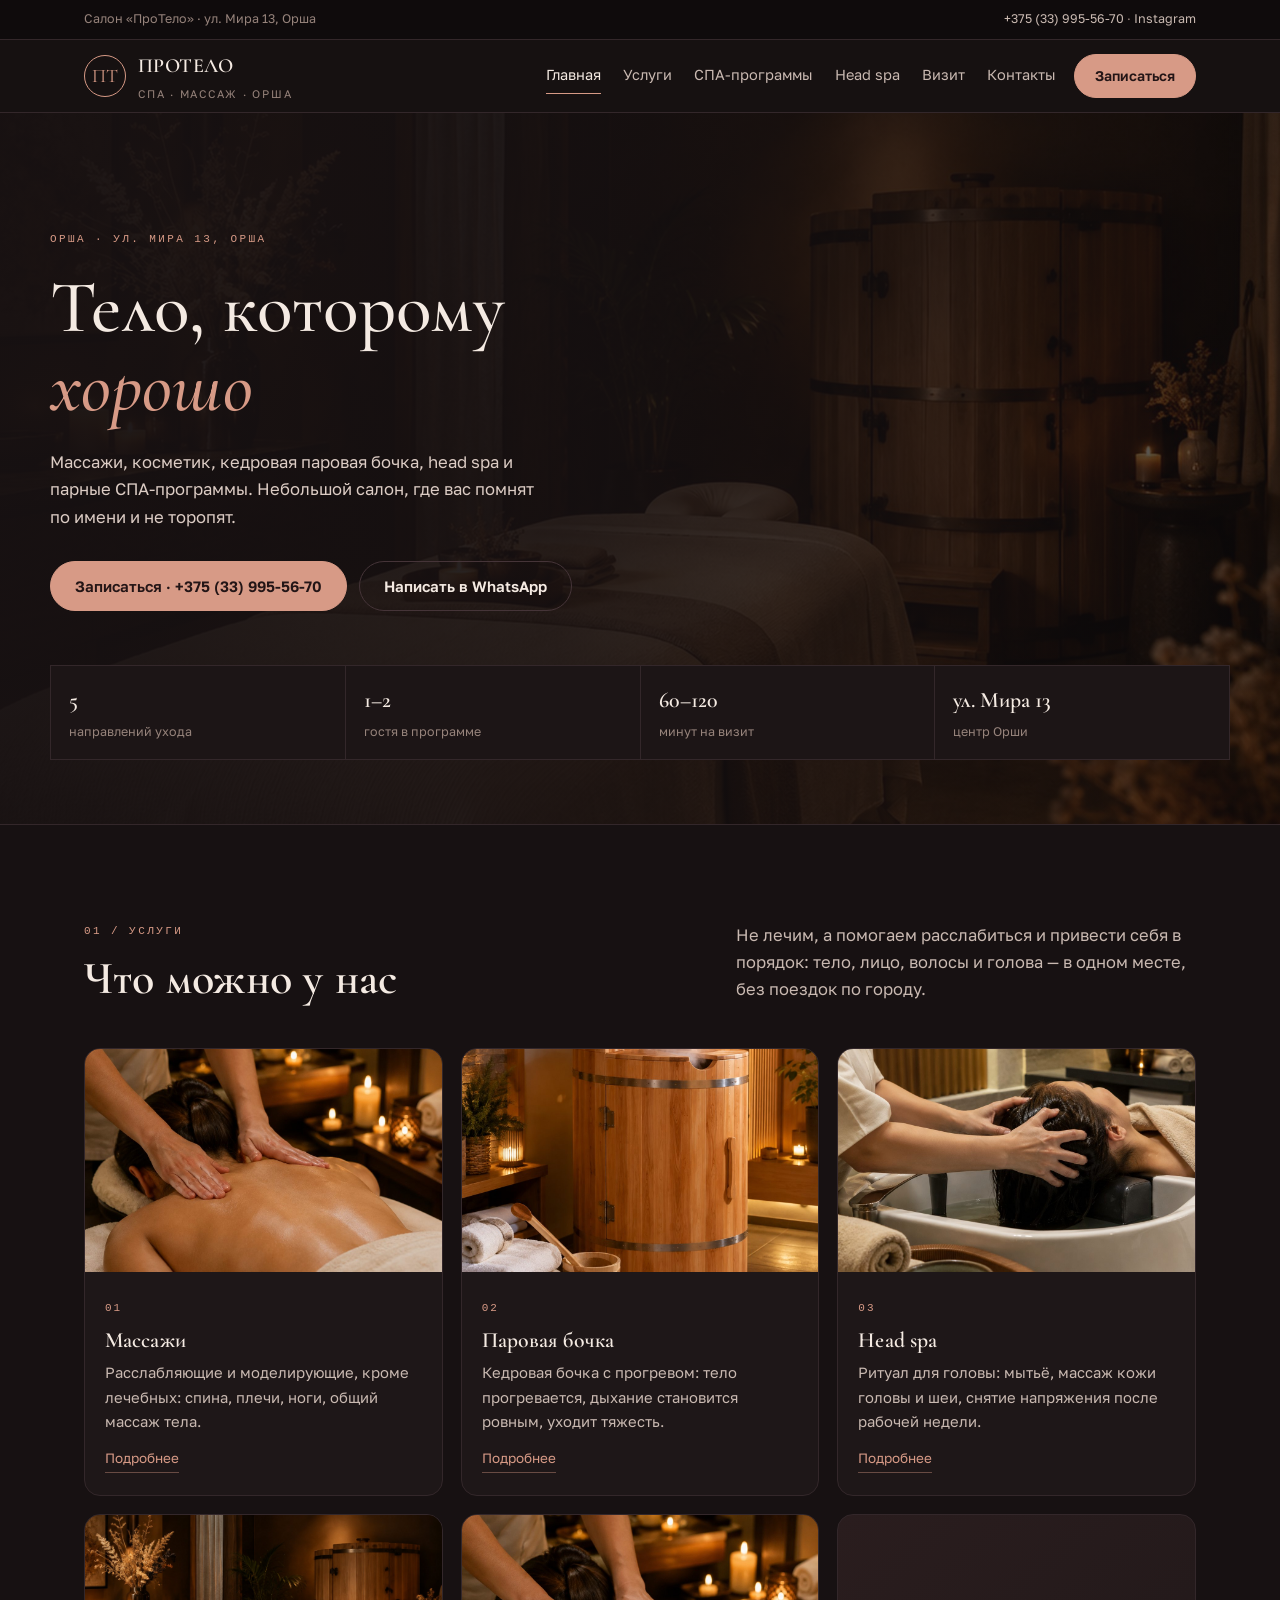
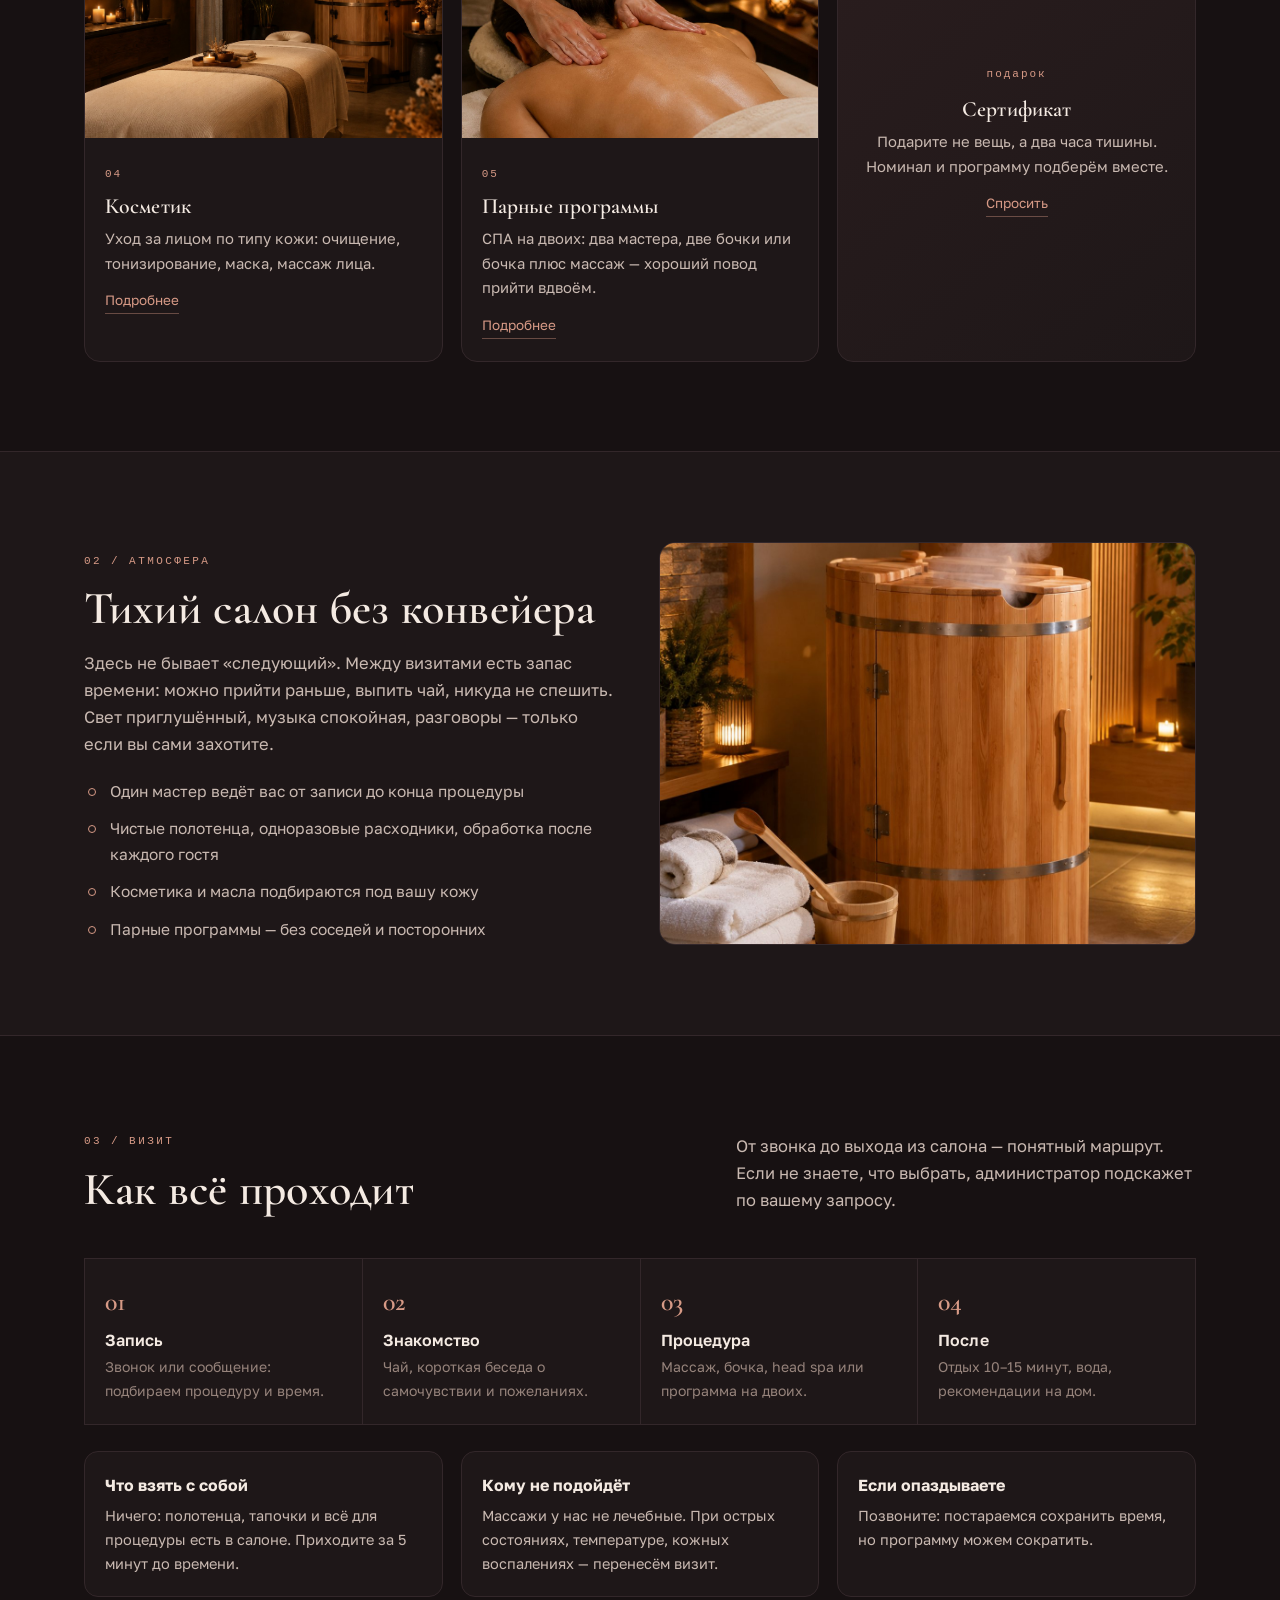
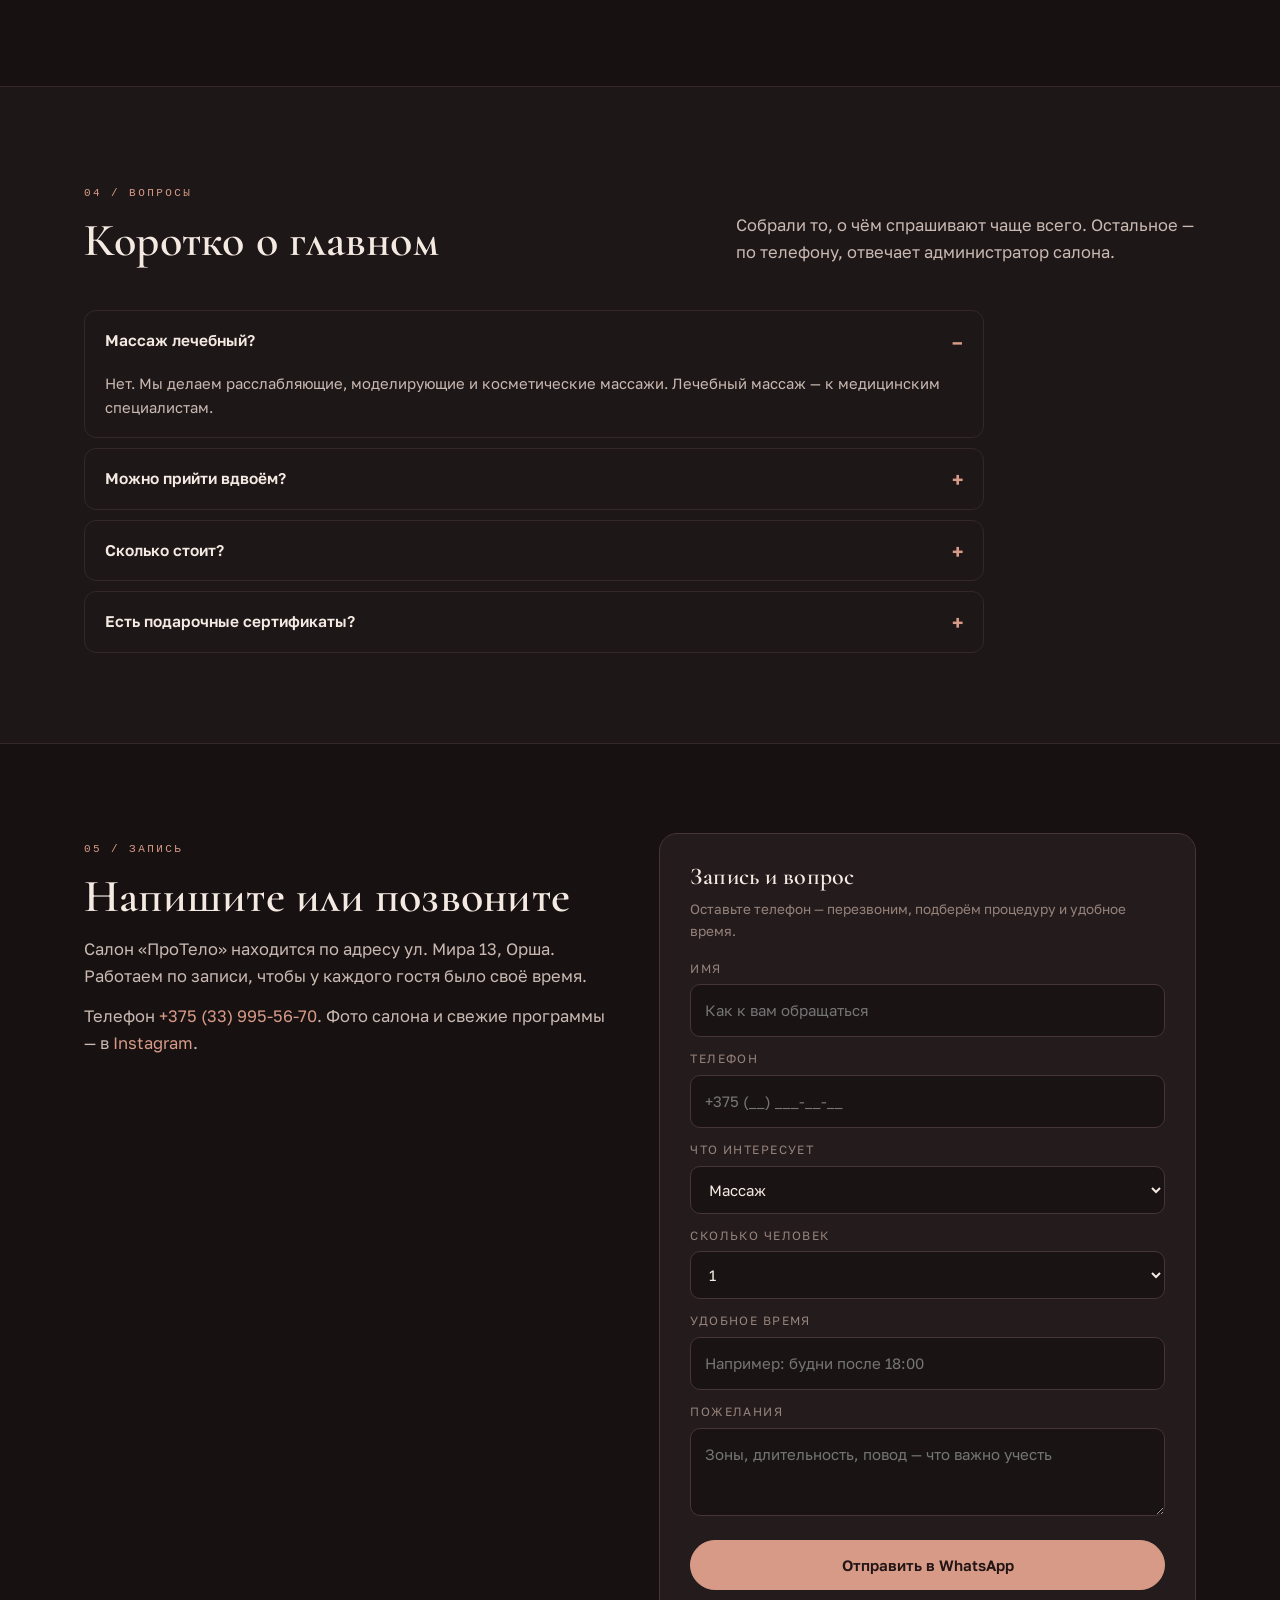
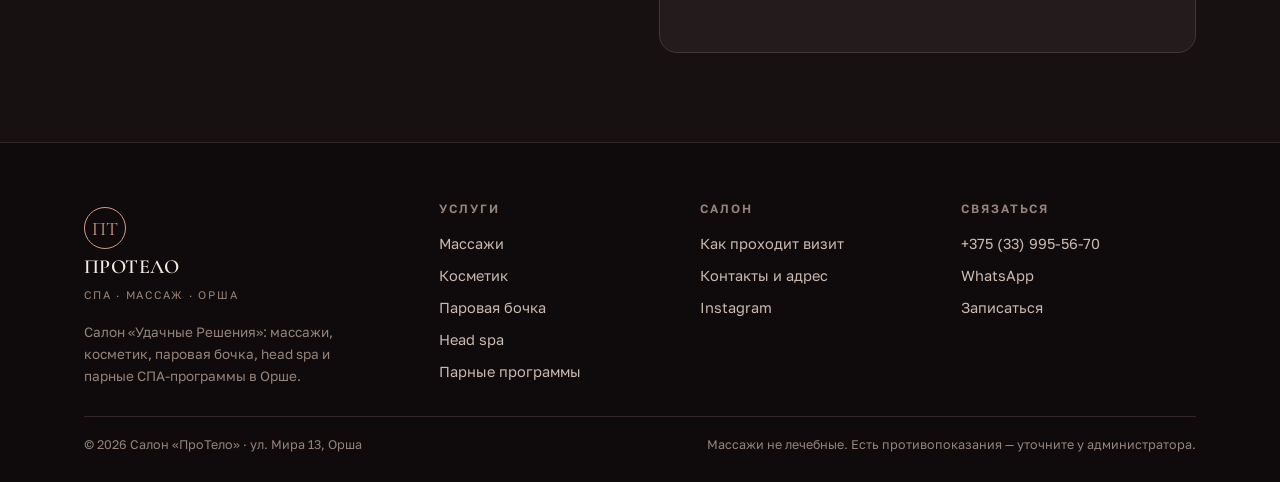
<file: index.html>
<!DOCTYPE html><html lang="ru"><head><meta charset="UTF-8"><meta name="viewport" content="width=device-width,initial-scale=1">
<title>Салон «ПроТело» в Орше — массаж, СПА, паровая бочка, head spa</title><meta name="description" content="Салон «ПроТело» (Удачные Решения) в Орше, ул. Мира 13: массажи, косметик, кедровая паровая бочка, head spa и парные СПА-программы. Запись по телефону +375 (33) 995-56-70.">
<link rel="icon" href="assets/img/favicon.svg" type="image/svg+xml">
<link rel="preconnect" href="https://fonts.googleapis.com"><link rel="preconnect" href="https://fonts.gstatic.com" crossorigin>
<link href="https://fonts.googleapis.com/css2?family=Cormorant+Garamond:ital,wght@0,400;0,500;0,600;1,400;1,500&family=Golos+Text:wght@400;500;600&display=swap" rel="stylesheet">
<link rel="stylesheet" href="assets/css/site.css"></head><body>
<div class="topbar"><div class="wrap"><span>Салон «ПроТело» · ул. Мира 13, Орша</span><span><a href="tel:+375339955670">+375 (33) 995-56-70</a> · <a href="https://www.instagram.com/protelo_studio_orsha" target="_blank" rel="noopener">Instagram</a></span></div></div>
<header class="hdr"><div class="wrap">
<a class="logo" href="index.html"><i>ПТ</i><span><b>ПроТело</b><span>СПА · массаж · Орша</span></span></a>
<nav class="nav" id="nav"><a href="index.html" aria-current="page">Главная</a><a href="uslugi.html">Услуги</a><a href="programmy.html">СПА-программы</a><a href="headspa.html">Head spa</a><a href="process.html">Визит</a><a href="kontakty.html">Контакты</a></nav>
<a class="btn" href="tel:+375339955670">Записаться</a>
<button class="burger" id="burger" aria-label="Меню" aria-expanded="false"><span></span></button>
</div></header>
<div class="drawer" id="drawer" data-open="false" aria-hidden="true"><div class="drawer__inner">
<div class="drawer__top"><b style="font-family:var(--f-d);font-size:20px;color:var(--ink)">Меню</b><button class="drawer__close" id="drawerClose" aria-label="Закрыть">×</button></div>
<a href="index.html">Главная</a><a href="uslugi.html">Услуги</a><a href="programmy.html">СПА-программы</a><a href="headspa.html">Head spa</a><a href="process.html">Визит</a><a href="kontakty.html">Контакты</a><a class="btn" href="tel:+375339955670">Позвонить +375 (33) 995-56-70</a></div></div>

<section class="hero"><div class="hero__bg"><img src="assets/img/hero.jpg" alt="Салон «ПроТело» в Орше"></div>
<div class="wrap hero__in"><span class="kick">Орша · ул. Мира 13, Орша</span>
<h1>Тело, которому <em>хорошо</em></h1>
<p class="hero__lead">Массажи, косметик, кедровая паровая бочка, head spa и парные СПА-программы. Небольшой салон, где вас помнят по имени и не торопят.</p>
<div class="hero__cta"><a class="btn" href="tel:+375339955670">Записаться · +375 (33) 995-56-70</a><a class="btn btn--ghost" href="https://wa.me/375339955670">Написать в WhatsApp</a></div>
<div class="facts">
<div><b>5</b><span>направлений ухода</span></div>
<div><b>1–2</b><span>гостя в программе</span></div>
<div><b>60–120</b><span>минут на визит</span></div>
<div><b>ул. Мира 13</b><span>центр Орши</span></div>
</div></div></section>

<section class="sec"><div class="wrap">
<div class="shead"><div><span class="kick">01 / услуги</span><h2>Что можно у нас</h2></div><p>Не лечим, а помогаем расслабиться и привести себя в порядок: тело, лицо, волосы и голова — в одном месте, без поездок по городу.</p></div>
<div class="grid3">
<article class="svc"><img src="assets/img/massage.jpg" alt="Массаж"><div class="svc__b"><span class="svc__n">01</span><h3>Массажи</h3><p>Расслабляющие и моделирующие, кроме лечебных: спина, плечи, ноги, общий массаж тела.</p><a class="svc__m" href="uslugi.html">Подробнее</a></div></article>
<article class="svc"><img src="assets/img/barrel.jpg" alt="Паровая бочка"><div class="svc__b"><span class="svc__n">02</span><h3>Паровая бочка</h3><p>Кедровая бочка с прогревом: тело прогревается, дыхание становится ровным, уходит тяжесть.</p><a class="svc__m" href="programmy.html">Подробнее</a></div></article>
<article class="svc"><img src="assets/img/headspa.jpg" alt="Head spa"><div class="svc__b"><span class="svc__n">03</span><h3>Head spa</h3><p>Ритуал для головы: мытьё, массаж кожи головы и шеи, снятие напряжения после рабочей недели.</p><a class="svc__m" href="headspa.html">Подробнее</a></div></article>
<article class="svc"><img src="assets/img/hero.jpg" alt="Косметик"><div class="svc__b"><span class="svc__n">04</span><h3>Косметик</h3><p>Уход за лицом по типу кожи: очищение, тонизирование, маска, массаж лица.</p><a class="svc__m" href="uslugi.html#cosmet">Подробнее</a></div></article>
<article class="svc"><img src="assets/img/massage.jpg" alt="Парные программы"><div class="svc__b"><span class="svc__n">05</span><h3>Парные программы</h3><p>СПА на двоих: два мастера, две бочки или бочка плюс массаж — хороший повод прийти вдвоём.</p><a class="svc__m" href="programmy.html">Подробнее</a></div></article>
<article class="svc" style="display:flex;justify-content:center;align-items:center;background:linear-gradient(140deg,#2A1D1E,#1E1718)"><div class="svc__b" style="text-align:center;padding:34px 22px"><span class="svc__n">подарок</span><h3 style="margin-top:12px">Сертификат</h3><p>Подарите не вещь, а два часа тишины. Номинал и программу подберём вместе.</p><a class="svc__m" href="tel:+375339955670">Спросить</a></div></article>
</div></div></section>

<section class="sec sec--alt"><div class="wrap">
<div class="grid2"><div>
<span class="kick">02 / атмосфера</span><h2 style="margin:12px 0 16px">Тихий салон без конвейера</h2>
<p>Здесь не бывает «следующий». Между визитами есть запас времени: можно прийти раньше, выпить чай, никуда не спешить. Свет приглушённый, музыка спокойная, разговоры — только если вы сами захотите.</p>
<ul class="list" style="margin-top:20px">
<li>Один мастер ведёт вас от записи до конца процедуры</li>
<li>Чистые полотенца, одноразовые расходники, обработка после каждого гостя</li>
<li>Косметика и масла подбираются под вашу кожу</li>
<li>Парные программы — без соседей и посторонних</li>
</ul></div>
<div class="photo"><img src="assets/img/barrel.jpg" alt="Кедровая паровая бочка в салоне"></div></div>
</div></section>

<section class="sec"><div class="wrap">
<div class="shead"><div><span class="kick">03 / визит</span><h2>Как всё проходит</h2></div><p>От звонка до выхода из салона — понятный маршрут. Если не знаете, что выбрать, администратор подскажет по вашему запросу.</p></div>
<div class="steps">
<div><b>01</b><h3>Запись</h3><p>Звонок или сообщение: подбираем процедуру и время.</p></div>
<div><b>02</b><h3>Знакомство</h3><p>Чай, короткая беседа о самочувствии и пожеланиях.</p></div>
<div><b>03</b><h3>Процедура</h3><p>Массаж, бочка, head spa или программа на двоих.</p></div>
<div><b>04</b><h3>После</h3><p>Отдых 10–15 минут, вода, рекомендации на дом.</p></div>
</div>
<div class="grid3" style="margin-top:26px">
<div class="card"><b>Что взять с собой</b><p style="font-size:14.5px">Ничего: полотенца, тапочки и всё для процедуры есть в салоне. Приходите за 5 минут до времени.</p></div>
<div class="card"><b>Кому не подойдёт</b><p style="font-size:14.5px">Массажи у нас не лечебные. При острых состояниях, температуре, кожных воспалениях — перенесём визит.</p></div>
<div class="card"><b>Если опаздываете</b><p style="font-size:14.5px">Позвоните: постараемся сохранить время, но программу можем сократить.</p></div>
</div>
</div></section>

<section class="sec sec--alt"><div class="wrap">
<div class="shead"><div><span class="kick">04 / вопросы</span><h2>Коротко о главном</h2></div><p>Собрали то, о чём спрашивают чаще всего. Остальное — по телефону, отвечает администратор салона.</p></div>
<div class="faq">
<div class="faq__i" data-open="true"><button class="faq__q" aria-expanded="true">Массаж лечебный?</button><div class="faq__a">Нет. Мы делаем расслабляющие, моделирующие и косметические массажи. Лечебный массаж — к медицинским специалистам.</div></div>
<div class="faq__i"><button class="faq__q" aria-expanded="false">Можно прийти вдвоём?</button><div class="faq__a">Да, парные СПА-программы рассчитаны на двоих: две бочки или бочка плюс массаж. Уточните время при записи.</div></div>
<div class="faq__i"><button class="faq__q" aria-expanded="false">Сколько стоит?</button><div class="faq__a">Зависит от процедуры и длительности. Позвоните или напишите — назовём цену до записи, без сюрпризов на месте.</div></div>
<div class="faq__i"><button class="faq__q" aria-expanded="false">Есть подарочные сертификаты?</button><div class="faq__a">Да. Подберём программу и номинал под повод, оформим на удобное для получателя время.</div></div>
</div></div></section>

<section class="sec"><div class="wrap"><div class="grid2" style="align-items:start">
<div><span class="kick">05 / запись</span><h2 style="margin:12px 0 14px">Напишите или позвоните</h2>
<p>Салон «ПроТело» находится по адресу ул. Мира 13, Орша. Работаем по записи, чтобы у каждого гостя было своё время.</p>
<p style="margin-top:12px">Телефон <a href="tel:+375339955670" style="color:var(--acc)">+375 (33) 995-56-70</a>. Фото салона и свежие программы — в <a href="https://www.instagram.com/protelo_studio_orsha" target="_blank" rel="noopener" style="color:var(--acc)">Instagram</a>.</p></div>
<form class="form" data-form="Хочу записаться в салон «ПроТело». Подскажите свободное время." id="zayavka">
<h3>Запись и вопрос</h3>
<p class="fn">Оставьте телефон — перезвоним, подберём процедуру и удобное время.</p>
<div class="form__row">
<div class="fld"><label for="f-name">Имя</label><input id="f-name" name="name" type="text" placeholder="Как к вам обращаться"></div>
<div class="fld"><label for="f-phone">Телефон</label><input id="f-phone" name="phone" type="tel" placeholder="+375 (__) ___-__-__" required></div>
<div class="fld"><label for="f-what">Что интересует</label><select id="f-what" name="what">
<option>Массаж</option><option>Косметик</option><option>Паровая бочка</option><option>Head spa</option><option>Парная СПА-программа</option><option>Подарочный сертификат</option><option>Пока не знаю — подскажите</option></select></div>
<div class="fld"><label for="f-size">Сколько человек</label><select id="f-size" name="size"><option>1</option><option>2</option></select></div>
<div class="fld"><label for="f-when">Удобное время</label><input id="f-when" name="when" type="text" placeholder="Например: будни после 18:00"></div>
<div class="fld"><label for="f-msg">Пожелания</label><textarea id="f-msg" name="message" placeholder="Зоны, длительность, повод — что важно учесть"></textarea></div>
</div>
<button class="btn" type="submit">Отправить в WhatsApp</button>
<div class="formout" role="status"></div>
</form>
</div></div></section>
<footer class="foot"><div class="wrap"><div class="foot__grid">
<div><a class="logo" href="index.html" style="margin:0 0 12px"><i>ПТ</i><span><b>ПроТело</b><span>СПА · массаж · Орша</span></span></a>
<p style="font-size:13.5px;color:var(--mut);max-width:34ch">Салон «Удачные Решения»: массажи, косметик, паровая бочка, head spa и парные СПА-программы в Орше.</p></div>
<div><h4>Услуги</h4><a href="uslugi.html">Массажи</a><a href="uslugi.html#cosmet">Косметик</a><a href="programmy.html">Паровая бочка</a><a href="headspa.html">Head spa</a><a href="programmy.html">Парные программы</a></div>
<div><h4>Салон</h4><a href="process.html">Как проходит визит</a><a href="kontakty.html">Контакты и адрес</a><a href="https://www.instagram.com/protelo_studio_orsha" target="_blank" rel="noopener">Instagram</a></div>
<div><h4>Связаться</h4><a href="tel:+375339955670">+375 (33) 995-56-70</a><a href="https://wa.me/375339955670">WhatsApp</a><a href="kontakty.html">Записаться</a></div>
</div><div class="foot__bot"><span>© 2026 Салон «ПроТело» · ул. Мира 13, Орша</span><span>Массажи не лечебные. Есть противопоказания — уточните у администратора.</span></div></div></footer>
<div class="fbar"><a href="tel:+375339955670">Позвонить</a><a href="https://wa.me/375339955670">WhatsApp</a></div>
<script src="assets/js/main.js"></script></body></html>
</file>
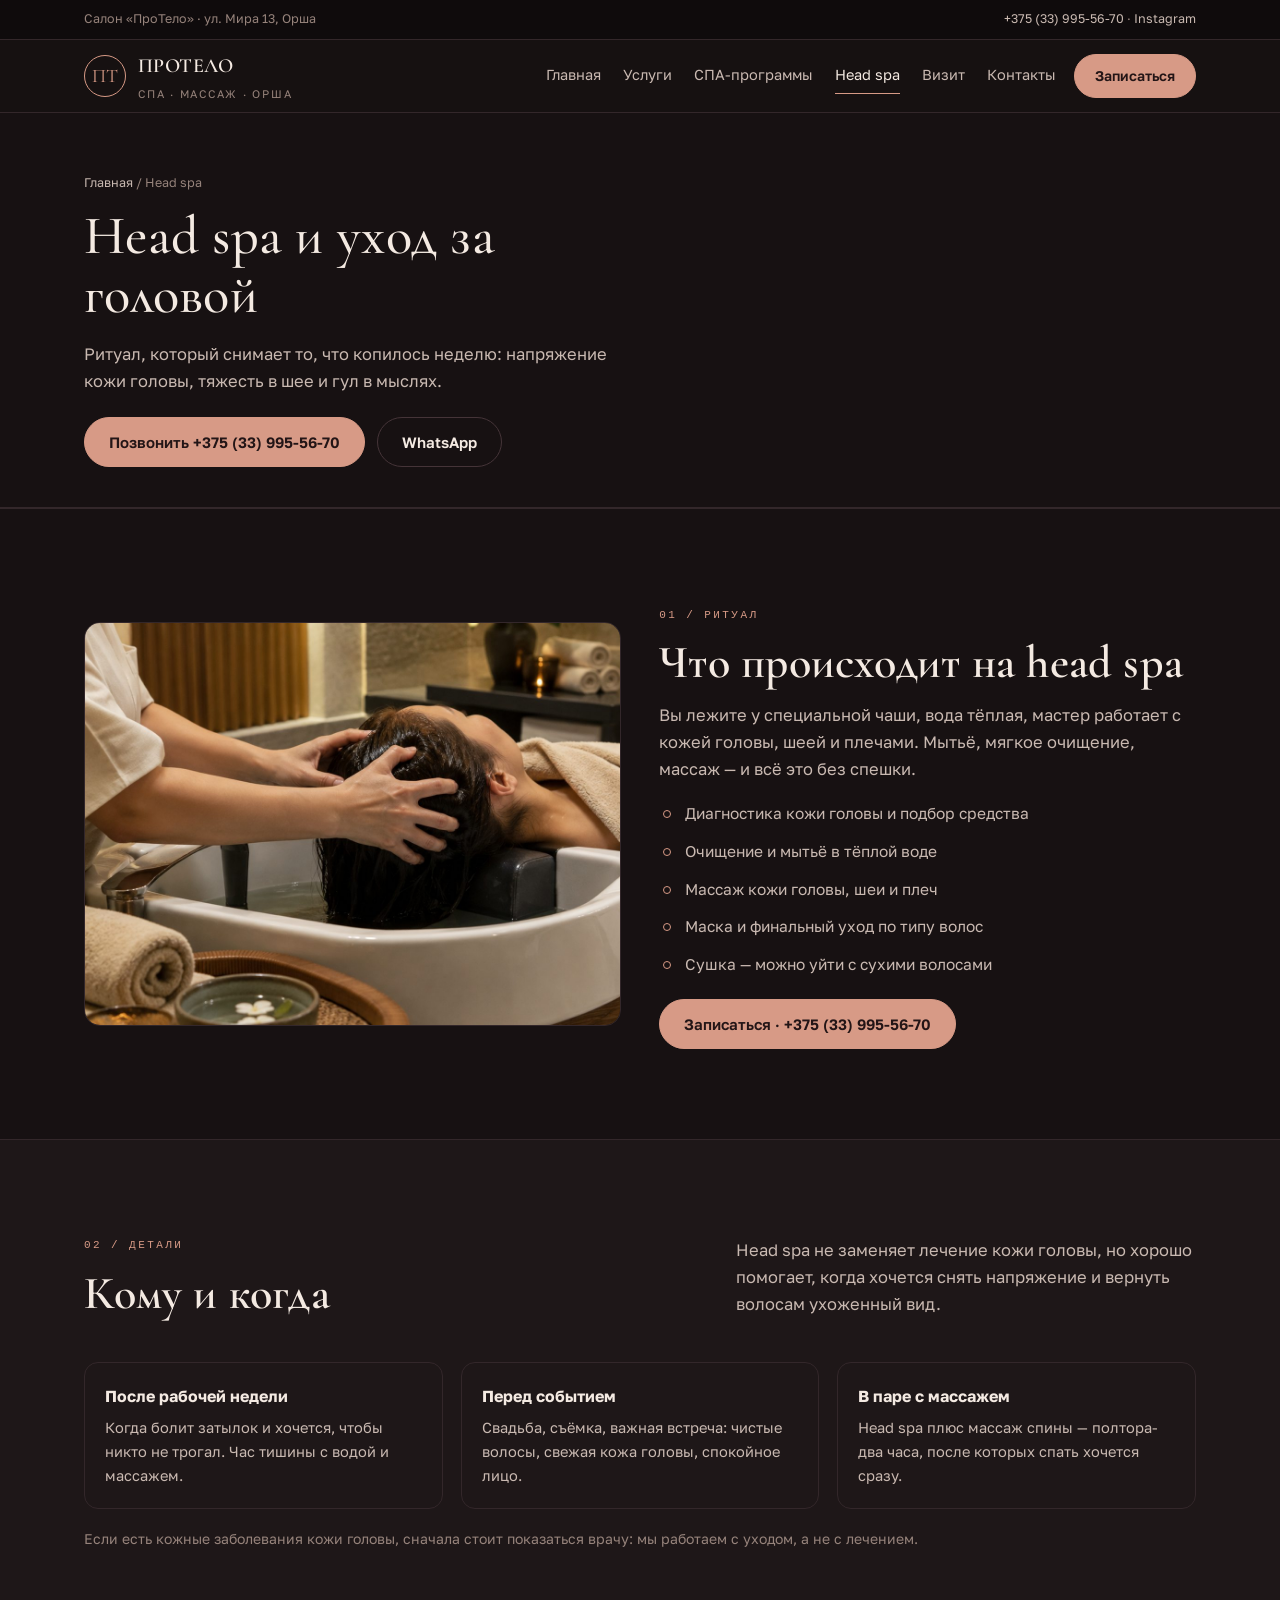
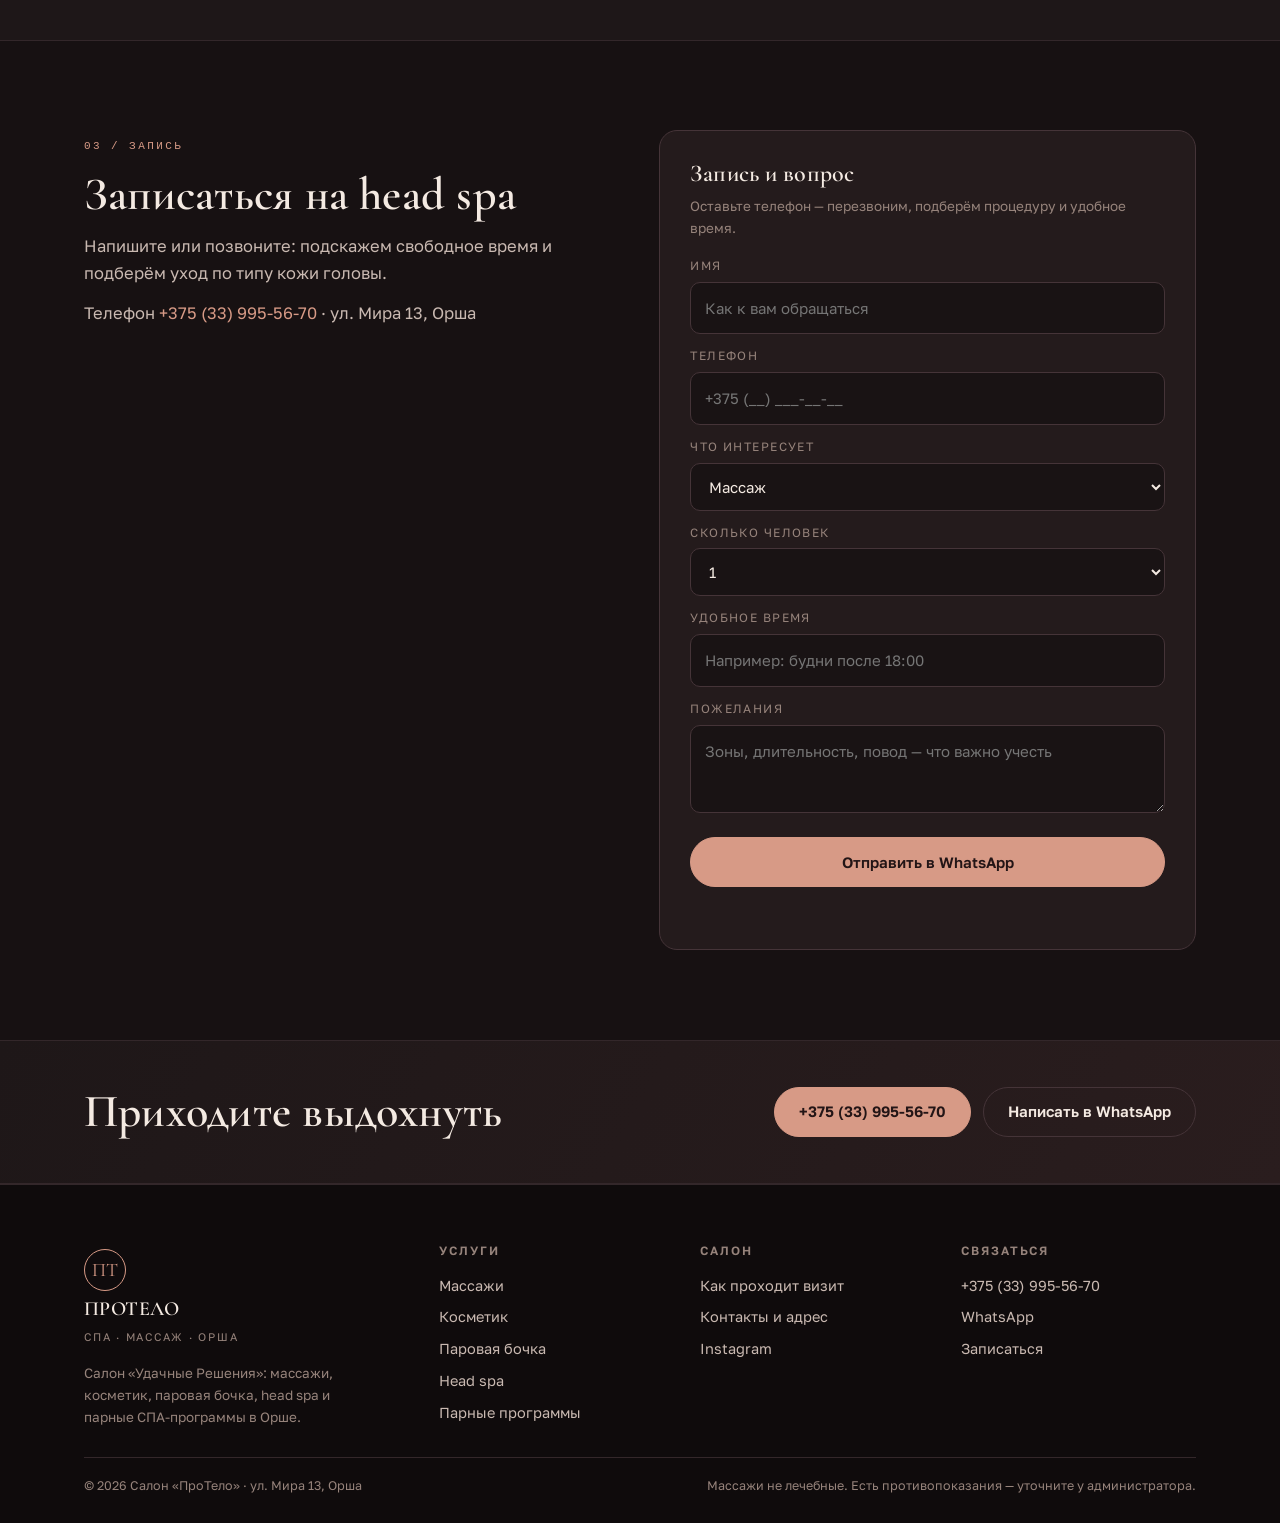
<file: headspa.html>
<!DOCTYPE html><html lang="ru"><head><meta charset="UTF-8"><meta name="viewport" content="width=device-width,initial-scale=1">
<title>Head spa в Орше — уход за головой | ПроТело</title><meta name="description" content="Head spa: мытьё, массаж кожи головы, шеи и плеч, маска и уход по типу волос. Салон «ПроТело», Орша, ул. Мира 13.">
<link rel="icon" href="assets/img/favicon.svg" type="image/svg+xml">
<link rel="preconnect" href="https://fonts.googleapis.com"><link rel="preconnect" href="https://fonts.gstatic.com" crossorigin>
<link href="https://fonts.googleapis.com/css2?family=Cormorant+Garamond:ital,wght@0,400;0,500;0,600;1,400;1,500&family=Golos+Text:wght@400;500;600&display=swap" rel="stylesheet">
<link rel="stylesheet" href="assets/css/site.css"></head><body>
<div class="topbar"><div class="wrap"><span>Салон «ПроТело» · ул. Мира 13, Орша</span><span><a href="tel:+375339955670">+375 (33) 995-56-70</a> · <a href="https://www.instagram.com/protelo_studio_orsha" target="_blank" rel="noopener">Instagram</a></span></div></div>
<header class="hdr"><div class="wrap">
<a class="logo" href="index.html"><i>ПТ</i><span><b>ПроТело</b><span>СПА · массаж · Орша</span></span></a>
<nav class="nav" id="nav"><a href="index.html">Главная</a><a href="uslugi.html">Услуги</a><a href="programmy.html">СПА-программы</a><a href="headspa.html" aria-current="page">Head spa</a><a href="process.html">Визит</a><a href="kontakty.html">Контакты</a></nav>
<a class="btn" href="tel:+375339955670">Записаться</a>
<button class="burger" id="burger" aria-label="Меню" aria-expanded="false"><span></span></button>
</div></header>
<div class="drawer" id="drawer" data-open="false" aria-hidden="true"><div class="drawer__inner">
<div class="drawer__top"><b style="font-family:var(--f-d);font-size:20px;color:var(--ink)">Меню</b><button class="drawer__close" id="drawerClose" aria-label="Закрыть">×</button></div>
<a href="index.html">Главная</a><a href="uslugi.html">Услуги</a><a href="programmy.html">СПА-программы</a><a href="headspa.html">Head spa</a><a href="process.html">Визит</a><a href="kontakty.html">Контакты</a><a class="btn" href="tel:+375339955670">Позвонить +375 (33) 995-56-70</a></div></div>
<section class="phead"><div class="wrap"><div class="crumbs"><a href="index.html">Главная</a> / Head spa</div>
<h1>Head spa и уход за головой</h1><p class="phead__lead">Ритуал, который снимает то, что копилось неделю: напряжение кожи головы, тяжесть в шее и гул в мыслях.</p>
<div class="phead__cta"><a class="btn" href="tel:+375339955670">Позвонить +375 (33) 995-56-70</a><a class="btn btn--ghost" href="https://wa.me/375339955670">WhatsApp</a></div></div></section>
<section class="sec"><div class="wrap"><div class="grid2">
<div class="photo"><img src="assets/img/headspa.jpg" alt="Head spa"></div>
<div><span class="kick">01 / ритуал</span><h2 style="margin:12px 0 14px">Что происходит на head spa</h2>
<p>Вы лежите у специальной чаши, вода тёплая, мастер работает с кожей головы, шеей и плечами. Мытьё, мягкое очищение, массаж — и всё это без спешки.</p>
<ul class="list" style="margin-top:18px">
<li>Диагностика кожи головы и подбор средства</li>
<li>Очищение и мытьё в тёплой воде</li>
<li>Массаж кожи головы, шеи и плеч</li>
<li>Маска и финальный уход по типу волос</li>
<li>Сушка — можно уйти с сухими волосами</li>
</ul>
<a class="btn" style="margin-top:22px" href="tel:+375339955670">Записаться · +375 (33) 995-56-70</a></div>
</div></div></section>

<section class="sec sec--alt"><div class="wrap">
<div class="shead"><div><span class="kick">02 / детали</span><h2>Кому и когда</h2></div><p>Head spa не заменяет лечение кожи головы, но хорошо помогает, когда хочется снять напряжение и вернуть волосам ухоженный вид.</p></div>
<div class="grid3">
<div class="card"><b>После рабочей недели</b><p style="font-size:14.6px">Когда болит затылок и хочется, чтобы никто не трогал. Час тишины с водой и массажем.</p></div>
<div class="card"><b>Перед событием</b><p style="font-size:14.6px">Свадьба, съёмка, важная встреча: чистые волосы, свежая кожа головы, спокойное лицо.</p></div>
<div class="card"><b>В паре с массажем</b><p style="font-size:14.6px">Head spa плюс массаж спины — полтора-два часа, после которых спать хочется сразу.</p></div>
</div>
<p style="margin-top:18px;font-size:14px;color:var(--mut)">Если есть кожные заболевания кожи головы, сначала стоит показаться врачу: мы работаем с уходом, а не с лечением.</p>
</div></section>
<section class="sec"><div class="wrap"><div class="grid2" style="align-items:start">
<div><span class="kick">03 / запись</span><h2 style="margin:12px 0 14px">Записаться на head spa</h2><p>Напишите или позвоните: подскажем свободное время и подберём уход по типу кожи головы.</p>
<p style="margin-top:12px">Телефон <a href="tel:+375339955670" style="color:var(--acc)">+375 (33) 995-56-70</a> · ул. Мира 13, Орша</p></div>
<form class="form" data-form="Хочу записаться в салон «ПроТело». Подскажите свободное время." id="zayavka">
<h3>Запись и вопрос</h3>
<p class="fn">Оставьте телефон — перезвоним, подберём процедуру и удобное время.</p>
<div class="form__row">
<div class="fld"><label for="f-name">Имя</label><input id="f-name" name="name" type="text" placeholder="Как к вам обращаться"></div>
<div class="fld"><label for="f-phone">Телефон</label><input id="f-phone" name="phone" type="tel" placeholder="+375 (__) ___-__-__" required></div>
<div class="fld"><label for="f-what">Что интересует</label><select id="f-what" name="what">
<option>Массаж</option><option>Косметик</option><option>Паровая бочка</option><option>Head spa</option><option>Парная СПА-программа</option><option>Подарочный сертификат</option><option>Пока не знаю — подскажите</option></select></div>
<div class="fld"><label for="f-size">Сколько человек</label><select id="f-size" name="size"><option>1</option><option>2</option></select></div>
<div class="fld"><label for="f-when">Удобное время</label><input id="f-when" name="when" type="text" placeholder="Например: будни после 18:00"></div>
<div class="fld"><label for="f-msg">Пожелания</label><textarea id="f-msg" name="message" placeholder="Зоны, длительность, повод — что важно учесть"></textarea></div>
</div>
<button class="btn" type="submit">Отправить в WhatsApp</button>
<div class="formout" role="status"></div>
</form>
</div></div></section><section class="cta"><div class="wrap"><h2>Приходите выдохнуть</h2>
<div class="cta__b"><a class="btn" href="tel:+375339955670">+375 (33) 995-56-70</a><a class="btn btn--ghost" href="https://wa.me/375339955670">Написать в WhatsApp</a></div></div></section><footer class="foot"><div class="wrap"><div class="foot__grid">
<div><a class="logo" href="index.html" style="margin:0 0 12px"><i>ПТ</i><span><b>ПроТело</b><span>СПА · массаж · Орша</span></span></a>
<p style="font-size:13.5px;color:var(--mut);max-width:34ch">Салон «Удачные Решения»: массажи, косметик, паровая бочка, head spa и парные СПА-программы в Орше.</p></div>
<div><h4>Услуги</h4><a href="uslugi.html">Массажи</a><a href="uslugi.html#cosmet">Косметик</a><a href="programmy.html">Паровая бочка</a><a href="headspa.html">Head spa</a><a href="programmy.html">Парные программы</a></div>
<div><h4>Салон</h4><a href="process.html">Как проходит визит</a><a href="kontakty.html">Контакты и адрес</a><a href="https://www.instagram.com/protelo_studio_orsha" target="_blank" rel="noopener">Instagram</a></div>
<div><h4>Связаться</h4><a href="tel:+375339955670">+375 (33) 995-56-70</a><a href="https://wa.me/375339955670">WhatsApp</a><a href="kontakty.html">Записаться</a></div>
</div><div class="foot__bot"><span>© 2026 Салон «ПроТело» · ул. Мира 13, Орша</span><span>Массажи не лечебные. Есть противопоказания — уточните у администратора.</span></div></div></footer>
<div class="fbar"><a href="tel:+375339955670">Позвонить</a><a href="https://wa.me/375339955670">WhatsApp</a></div>
<script src="assets/js/main.js"></script></body></html>
</file>
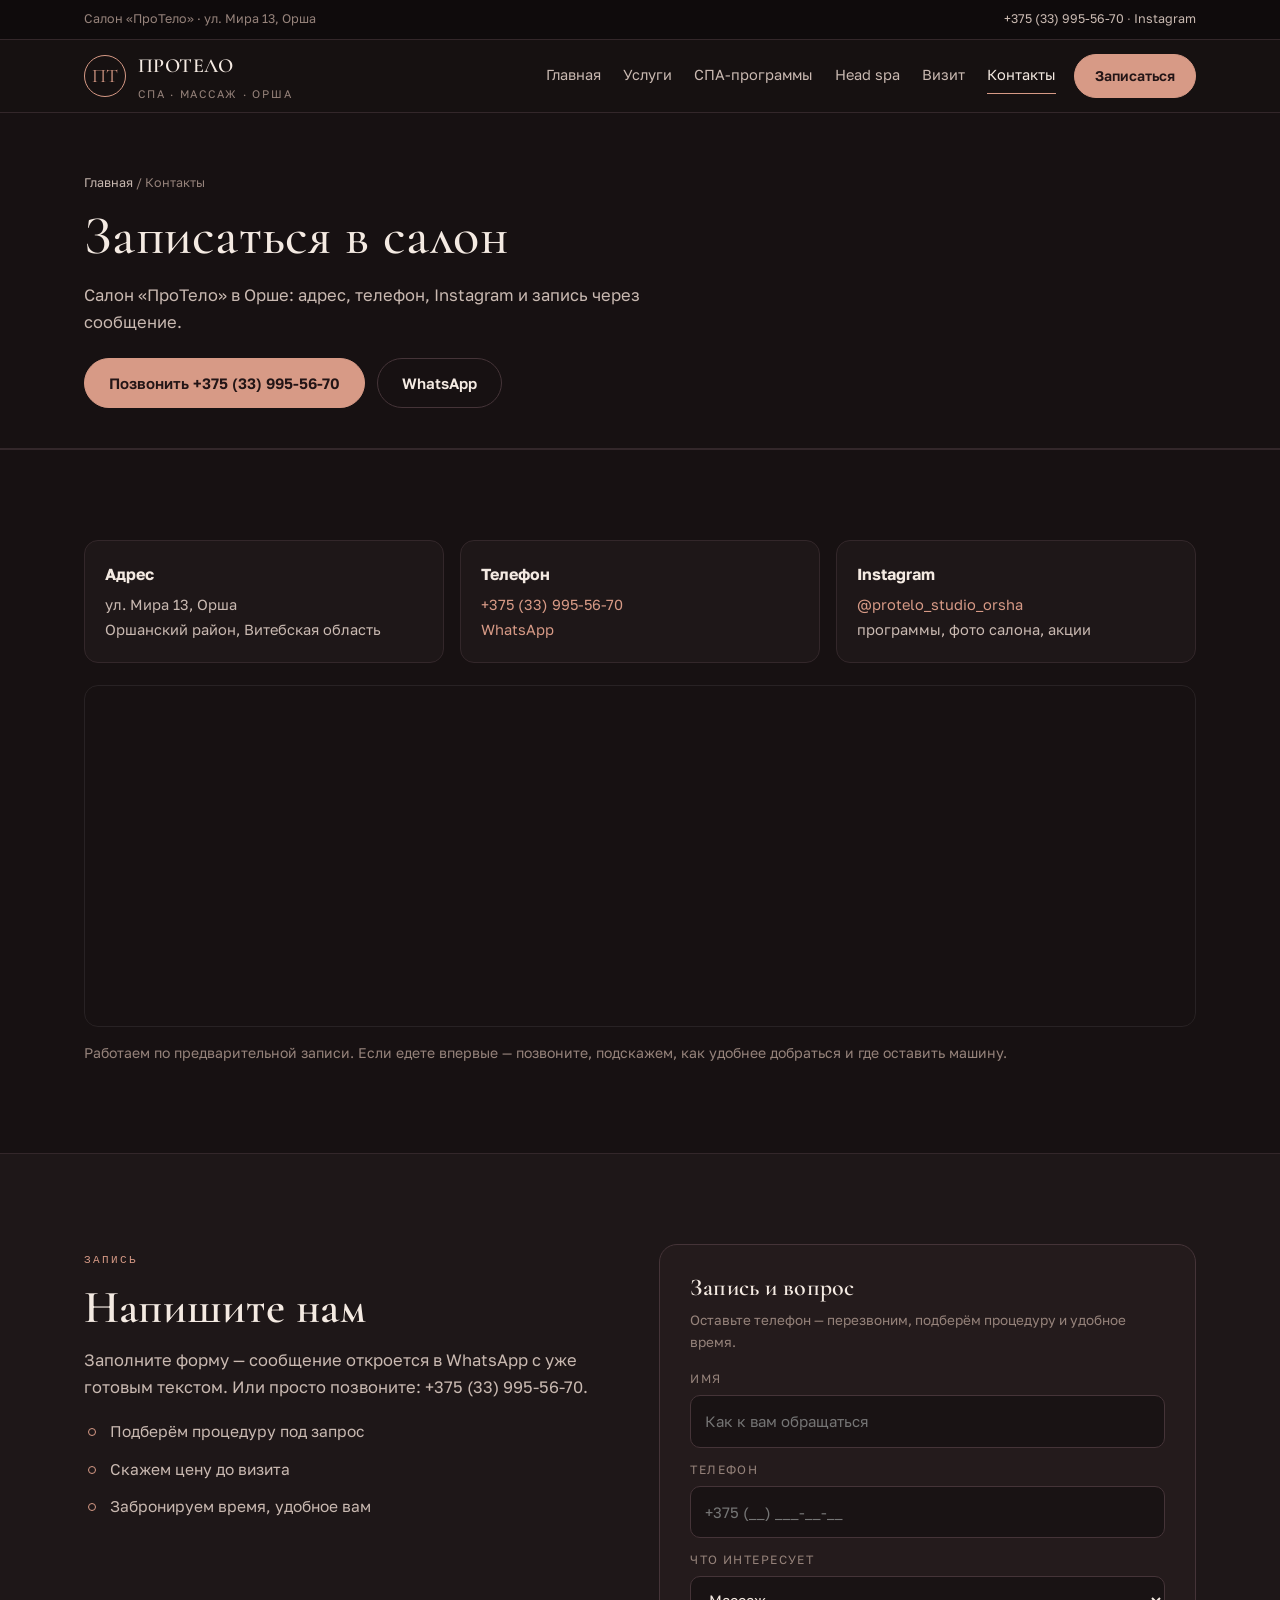
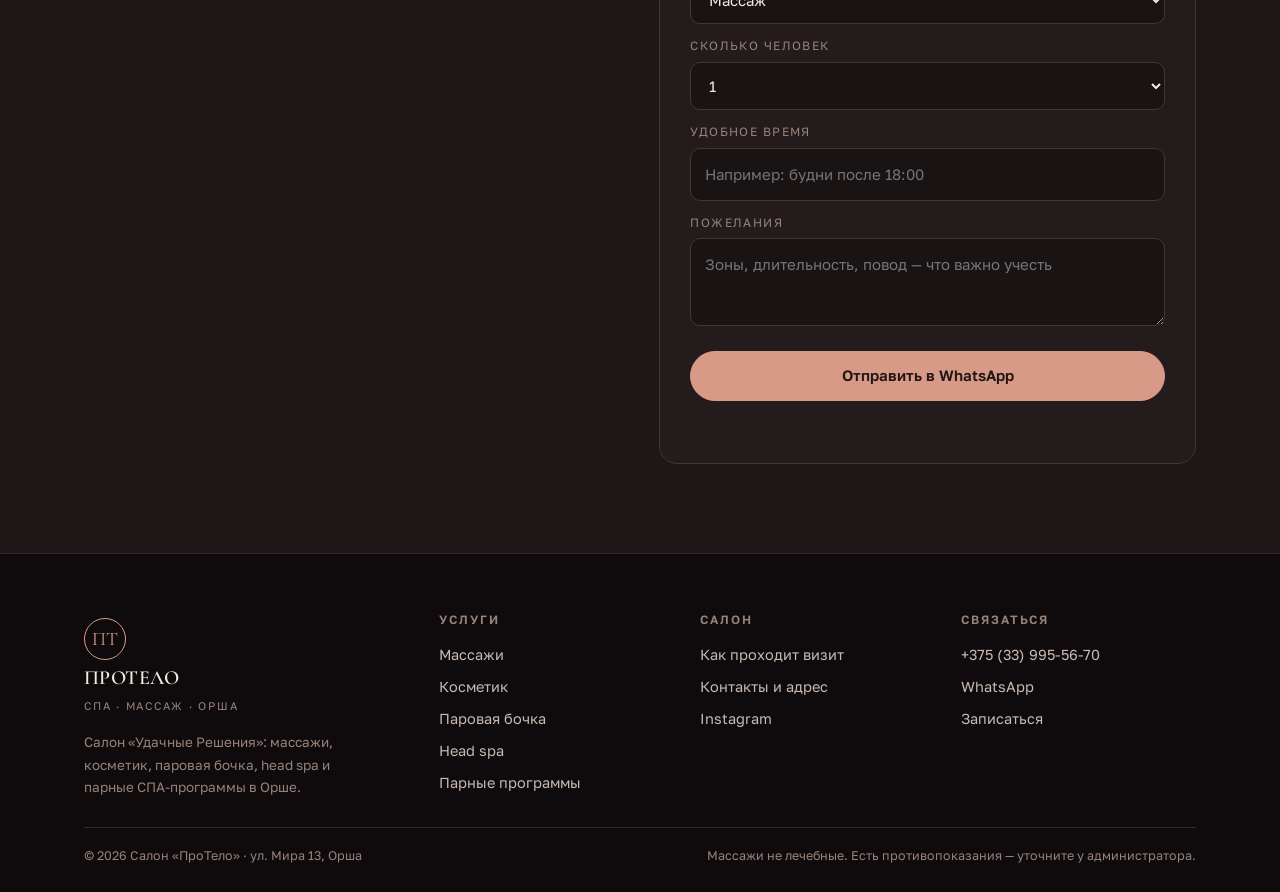
<file: kontakty.html>
<!DOCTYPE html><html lang="ru"><head><meta charset="UTF-8"><meta name="viewport" content="width=device-width,initial-scale=1">
<title>Контакты — Орша, ул. Мира 13 | ПроТело</title><meta name="description" content="Салон «ПроТело»: Орша, ул. Мира 13, телефон +375 (33) 995-56-70, Instagram, запись через WhatsApp.">
<link rel="icon" href="assets/img/favicon.svg" type="image/svg+xml">
<link rel="preconnect" href="https://fonts.googleapis.com"><link rel="preconnect" href="https://fonts.gstatic.com" crossorigin>
<link href="https://fonts.googleapis.com/css2?family=Cormorant+Garamond:ital,wght@0,400;0,500;0,600;1,400;1,500&family=Golos+Text:wght@400;500;600&display=swap" rel="stylesheet">
<link rel="stylesheet" href="assets/css/site.css"></head><body>
<div class="topbar"><div class="wrap"><span>Салон «ПроТело» · ул. Мира 13, Орша</span><span><a href="tel:+375339955670">+375 (33) 995-56-70</a> · <a href="https://www.instagram.com/protelo_studio_orsha" target="_blank" rel="noopener">Instagram</a></span></div></div>
<header class="hdr"><div class="wrap">
<a class="logo" href="index.html"><i>ПТ</i><span><b>ПроТело</b><span>СПА · массаж · Орша</span></span></a>
<nav class="nav" id="nav"><a href="index.html">Главная</a><a href="uslugi.html">Услуги</a><a href="programmy.html">СПА-программы</a><a href="headspa.html">Head spa</a><a href="process.html">Визит</a><a href="kontakty.html" aria-current="page">Контакты</a></nav>
<a class="btn" href="tel:+375339955670">Записаться</a>
<button class="burger" id="burger" aria-label="Меню" aria-expanded="false"><span></span></button>
</div></header>
<div class="drawer" id="drawer" data-open="false" aria-hidden="true"><div class="drawer__inner">
<div class="drawer__top"><b style="font-family:var(--f-d);font-size:20px;color:var(--ink)">Меню</b><button class="drawer__close" id="drawerClose" aria-label="Закрыть">×</button></div>
<a href="index.html">Главная</a><a href="uslugi.html">Услуги</a><a href="programmy.html">СПА-программы</a><a href="headspa.html">Head spa</a><a href="process.html">Визит</a><a href="kontakty.html">Контакты</a><a class="btn" href="tel:+375339955670">Позвонить +375 (33) 995-56-70</a></div></div>
<section class="phead"><div class="wrap"><div class="crumbs"><a href="index.html">Главная</a> / Контакты</div>
<h1>Записаться в салон</h1><p class="phead__lead">Салон «ПроТело» в Орше: адрес, телефон, Instagram и запись через сообщение.</p>
<div class="phead__cta"><a class="btn" href="tel:+375339955670">Позвонить +375 (33) 995-56-70</a><a class="btn btn--ghost" href="https://wa.me/375339955670">WhatsApp</a></div></div></section>
<section class="sec"><div class="wrap">
<div class="cards">
<div class="card"><b>Адрес</b><p style="font-size:14.6px">ул. Мира 13, Орша<br>Оршанский район, Витебская область</p></div>
<div class="card"><b>Телефон</b><p style="font-size:14.6px"><a href="tel:+375339955670">+375 (33) 995-56-70</a><br><a href="https://wa.me/375339955670">WhatsApp</a></p></div>
<div class="card"><b>Instagram</b><p style="font-size:14.6px"><a href="https://www.instagram.com/protelo_studio_orsha" target="_blank" rel="noopener">@protelo_studio_orsha</a><br>программы, фото салона, акции</p></div>
</div>
<div class="map"><iframe src="https://www.google.com/maps?q=%D0%9C%D0%B8%D1%80%D0%B0%2013%2C%20%D0%9E%D1%80%D1%88%D0%B0&output=embed" title="Салон «ПроТело» на карте" loading="lazy" referrerpolicy="no-referrer-when-downgrade"></iframe></div>
<p style="margin-top:14px;font-size:14px;color:var(--mut)">Работаем по предварительной записи. Если едете впервые — позвоните, подскажем, как удобнее добраться и где оставить машину.</p>
</div></section>

<section class="sec sec--alt"><div class="wrap"><div class="grid2" style="align-items:start">
<div><span class="kick">запись</span><h2 style="margin:12px 0 14px">Напишите нам</h2>
<p>Заполните форму — сообщение откроется в WhatsApp с уже готовым текстом. Или просто позвоните: +375 (33) 995-56-70.</p>
<ul class="list" style="margin-top:18px"><li>Подберём процедуру под запрос</li><li>Скажем цену до визита</li><li>Забронируем время, удобное вам</li></ul></div>
<form class="form" data-form="Хочу записаться в салон «ПроТело». Подскажите свободное время." id="zayavka">
<h3>Запись и вопрос</h3>
<p class="fn">Оставьте телефон — перезвоним, подберём процедуру и удобное время.</p>
<div class="form__row">
<div class="fld"><label for="f-name">Имя</label><input id="f-name" name="name" type="text" placeholder="Как к вам обращаться"></div>
<div class="fld"><label for="f-phone">Телефон</label><input id="f-phone" name="phone" type="tel" placeholder="+375 (__) ___-__-__" required></div>
<div class="fld"><label for="f-what">Что интересует</label><select id="f-what" name="what">
<option>Массаж</option><option>Косметик</option><option>Паровая бочка</option><option>Head spa</option><option>Парная СПА-программа</option><option>Подарочный сертификат</option><option>Пока не знаю — подскажите</option></select></div>
<div class="fld"><label for="f-size">Сколько человек</label><select id="f-size" name="size"><option>1</option><option>2</option></select></div>
<div class="fld"><label for="f-when">Удобное время</label><input id="f-when" name="when" type="text" placeholder="Например: будни после 18:00"></div>
<div class="fld"><label for="f-msg">Пожелания</label><textarea id="f-msg" name="message" placeholder="Зоны, длительность, повод — что важно учесть"></textarea></div>
</div>
<button class="btn" type="submit">Отправить в WhatsApp</button>
<div class="formout" role="status"></div>
</form>
</div></div></section>
<footer class="foot"><div class="wrap"><div class="foot__grid">
<div><a class="logo" href="index.html" style="margin:0 0 12px"><i>ПТ</i><span><b>ПроТело</b><span>СПА · массаж · Орша</span></span></a>
<p style="font-size:13.5px;color:var(--mut);max-width:34ch">Салон «Удачные Решения»: массажи, косметик, паровая бочка, head spa и парные СПА-программы в Орше.</p></div>
<div><h4>Услуги</h4><a href="uslugi.html">Массажи</a><a href="uslugi.html#cosmet">Косметик</a><a href="programmy.html">Паровая бочка</a><a href="headspa.html">Head spa</a><a href="programmy.html">Парные программы</a></div>
<div><h4>Салон</h4><a href="process.html">Как проходит визит</a><a href="kontakty.html">Контакты и адрес</a><a href="https://www.instagram.com/protelo_studio_orsha" target="_blank" rel="noopener">Instagram</a></div>
<div><h4>Связаться</h4><a href="tel:+375339955670">+375 (33) 995-56-70</a><a href="https://wa.me/375339955670">WhatsApp</a><a href="kontakty.html">Записаться</a></div>
</div><div class="foot__bot"><span>© 2026 Салон «ПроТело» · ул. Мира 13, Орша</span><span>Массажи не лечебные. Есть противопоказания — уточните у администратора.</span></div></div></footer>
<div class="fbar"><a href="tel:+375339955670">Позвонить</a><a href="https://wa.me/375339955670">WhatsApp</a></div>
<script src="assets/js/main.js"></script></body></html>
</file>
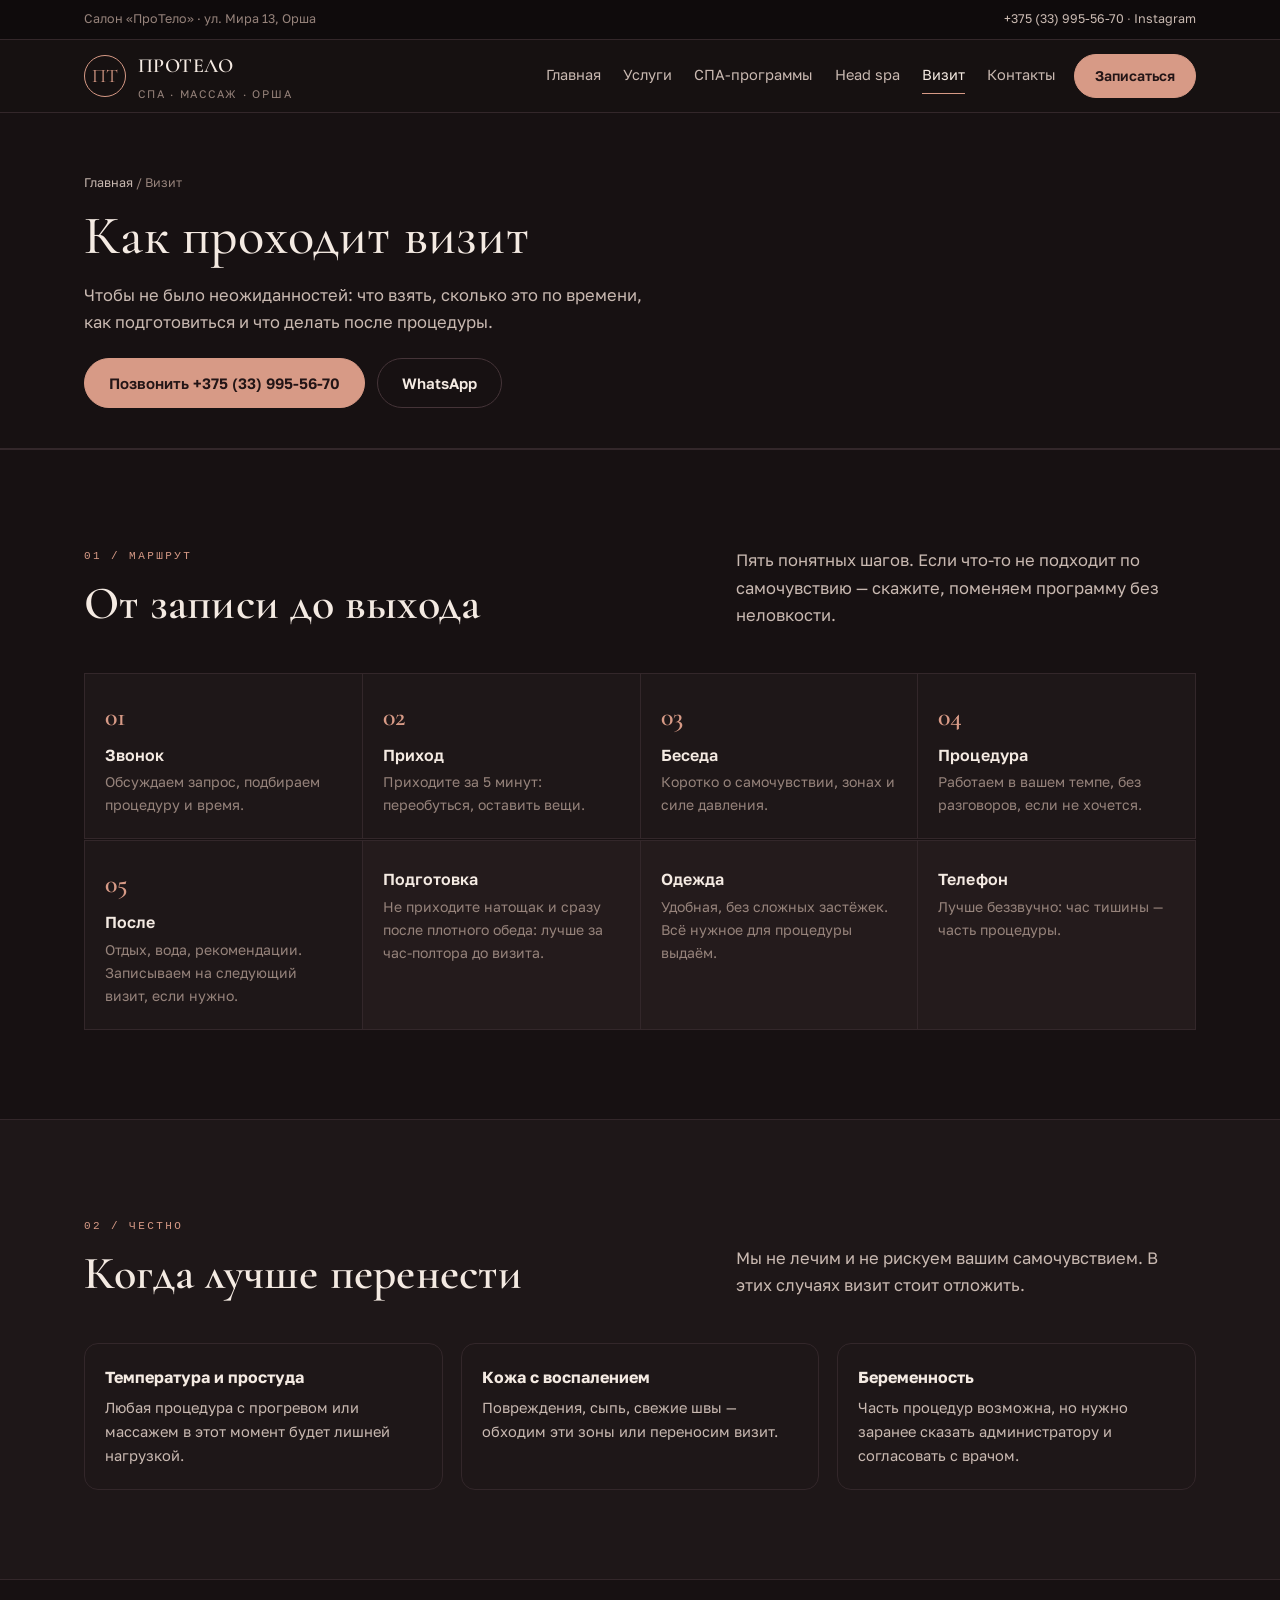
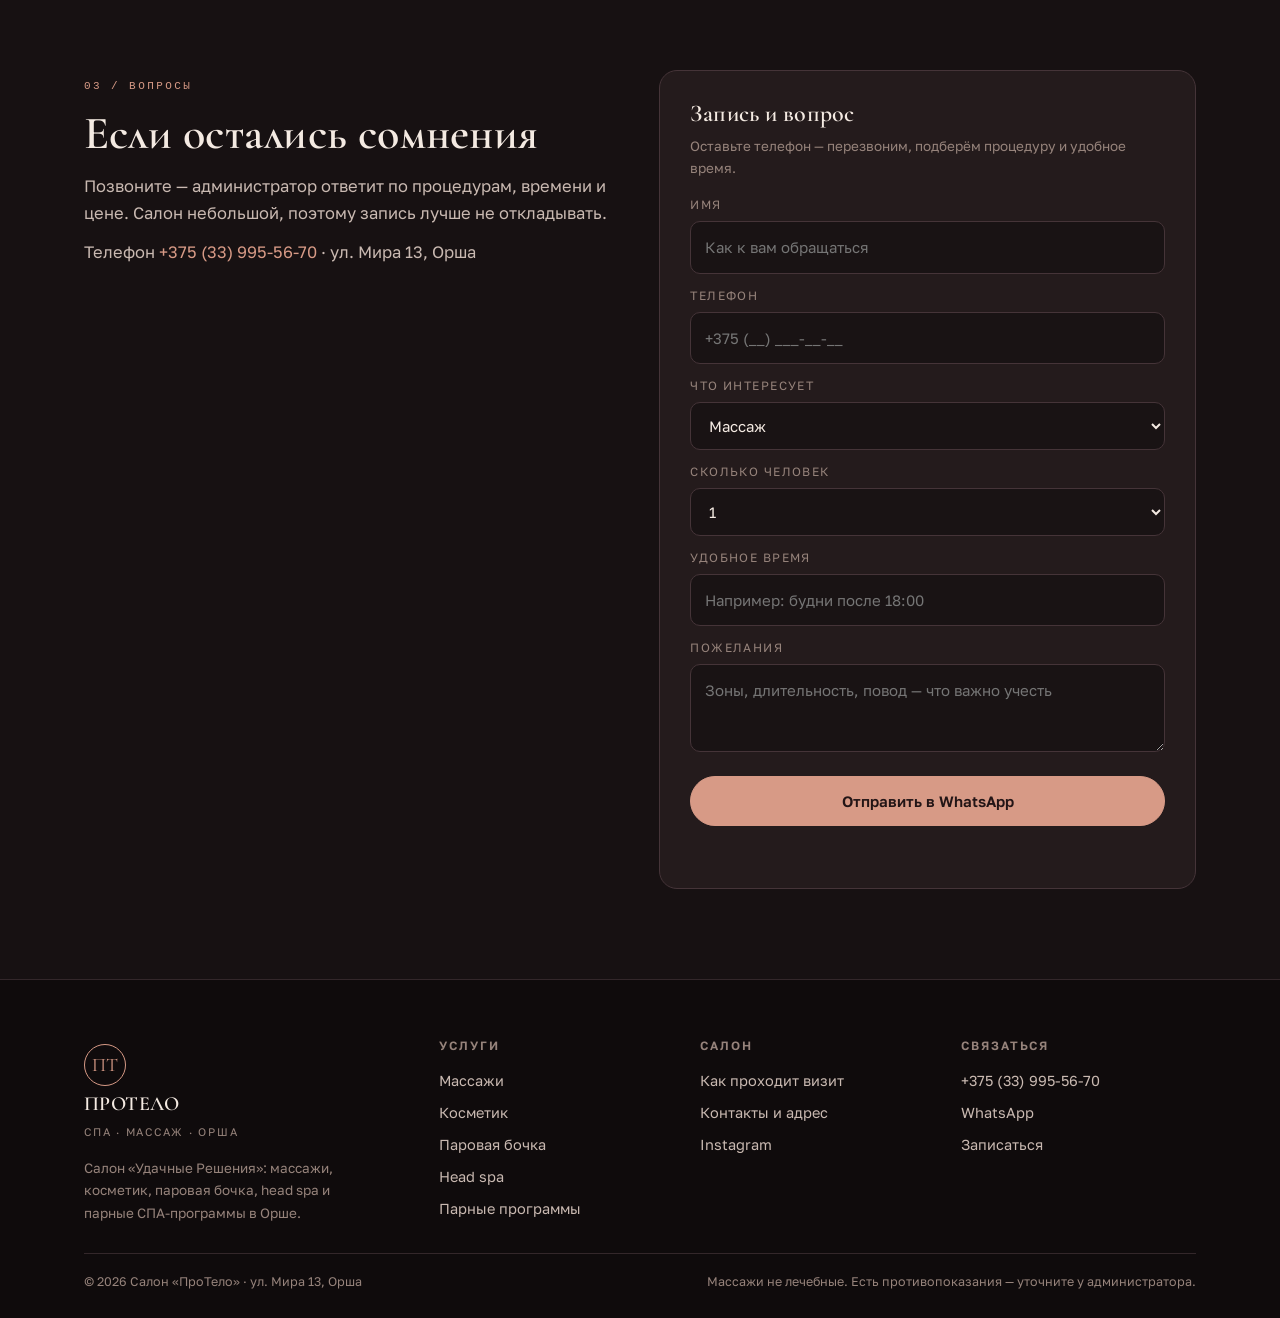
<file: process.html>
<!DOCTYPE html><html lang="ru"><head><meta charset="UTF-8"><meta name="viewport" content="width=device-width,initial-scale=1">
<title>Как проходит визит | ПроТело, Орша</title><meta name="description" content="Что взять с собой, сколько длится визит, как подготовиться и когда процедуру лучше перенести. Салон «ПроТело» в Орше.">
<link rel="icon" href="assets/img/favicon.svg" type="image/svg+xml">
<link rel="preconnect" href="https://fonts.googleapis.com"><link rel="preconnect" href="https://fonts.gstatic.com" crossorigin>
<link href="https://fonts.googleapis.com/css2?family=Cormorant+Garamond:ital,wght@0,400;0,500;0,600;1,400;1,500&family=Golos+Text:wght@400;500;600&display=swap" rel="stylesheet">
<link rel="stylesheet" href="assets/css/site.css"></head><body>
<div class="topbar"><div class="wrap"><span>Салон «ПроТело» · ул. Мира 13, Орша</span><span><a href="tel:+375339955670">+375 (33) 995-56-70</a> · <a href="https://www.instagram.com/protelo_studio_orsha" target="_blank" rel="noopener">Instagram</a></span></div></div>
<header class="hdr"><div class="wrap">
<a class="logo" href="index.html"><i>ПТ</i><span><b>ПроТело</b><span>СПА · массаж · Орша</span></span></a>
<nav class="nav" id="nav"><a href="index.html">Главная</a><a href="uslugi.html">Услуги</a><a href="programmy.html">СПА-программы</a><a href="headspa.html">Head spa</a><a href="process.html" aria-current="page">Визит</a><a href="kontakty.html">Контакты</a></nav>
<a class="btn" href="tel:+375339955670">Записаться</a>
<button class="burger" id="burger" aria-label="Меню" aria-expanded="false"><span></span></button>
</div></header>
<div class="drawer" id="drawer" data-open="false" aria-hidden="true"><div class="drawer__inner">
<div class="drawer__top"><b style="font-family:var(--f-d);font-size:20px;color:var(--ink)">Меню</b><button class="drawer__close" id="drawerClose" aria-label="Закрыть">×</button></div>
<a href="index.html">Главная</a><a href="uslugi.html">Услуги</a><a href="programmy.html">СПА-программы</a><a href="headspa.html">Head spa</a><a href="process.html">Визит</a><a href="kontakty.html">Контакты</a><a class="btn" href="tel:+375339955670">Позвонить +375 (33) 995-56-70</a></div></div>
<section class="phead"><div class="wrap"><div class="crumbs"><a href="index.html">Главная</a> / Визит</div>
<h1>Как проходит визит</h1><p class="phead__lead">Чтобы не было неожиданностей: что взять, сколько это по времени, как подготовиться и что делать после процедуры.</p>
<div class="phead__cta"><a class="btn" href="tel:+375339955670">Позвонить +375 (33) 995-56-70</a><a class="btn btn--ghost" href="https://wa.me/375339955670">WhatsApp</a></div></div></section>
<section class="sec"><div class="wrap">
<div class="shead"><div><span class="kick">01 / маршрут</span><h2>От записи до выхода</h2></div><p>Пять понятных шагов. Если что-то не подходит по самочувствию — скажите, поменяем программу без неловкости.</p></div>
<div class="steps">
<div><b>01</b><h3>Звонок</h3><p>Обсуждаем запрос, подбираем процедуру и время.</p></div>
<div><b>02</b><h3>Приход</h3><p>Приходите за 5 минут: переобуться, оставить вещи.</p></div>
<div><b>03</b><h3>Беседа</h3><p>Коротко о самочувствии, зонах и силе давления.</p></div>
<div><b>04</b><h3>Процедура</h3><p>Работаем в вашем темпе, без разговоров, если не хочется.</p></div>
</div>
<div class="steps" style="margin-top:1px"><div><b>05</b><h3>После</h3><p>Отдых, вода, рекомендации. Записываем на следующий визит, если нужно.</p></div>
<div style="background:var(--panel2)"><h3>Подготовка</h3><p>Не приходите натощак и сразу после плотного обеда: лучше за час-полтора до визита.</p></div>
<div style="background:var(--panel2)"><h3>Одежда</h3><p>Удобная, без сложных застёжек. Всё нужное для процедуры выдаём.</p></div>
<div style="background:var(--panel2)"><h3>Телефон</h3><p>Лучше беззвучно: час тишины — часть процедуры.</p></div></div>
</div></section>

<section class="sec sec--alt"><div class="wrap">
<div class="shead"><div><span class="kick">02 / честно</span><h2>Когда лучше перенести</h2></div><p>Мы не лечим и не рискуем вашим самочувствием. В этих случаях визит стоит отложить.</p></div>
<div class="grid3">
<div class="card"><b>Температура и простуда</b><p style="font-size:14.6px">Любая процедура с прогревом или массажем в этот момент будет лишней нагрузкой.</p></div>
<div class="card"><b>Кожа с воспалением</b><p style="font-size:14.6px">Повреждения, сыпь, свежие швы — обходим эти зоны или переносим визит.</p></div>
<div class="card"><b>Беременность</b><p style="font-size:14.6px">Часть процедур возможна, но нужно заранее сказать администратору и согласовать с врачом.</p></div>
</div></div></section>

<section class="sec"><div class="wrap"><div class="grid2" style="align-items:start">
<div><span class="kick">03 / вопросы</span><h2 style="margin:12px 0 14px">Если остались сомнения</h2>
<p>Позвоните — администратор ответит по процедурам, времени и цене. Салон небольшой, поэтому запись лучше не откладывать.</p>
<p style="margin-top:12px">Телефон <a href="tel:+375339955670" style="color:var(--acc)">+375 (33) 995-56-70</a> · ул. Мира 13, Орша</p></div>
<form class="form" data-form="Хочу записаться в салон «ПроТело». Подскажите свободное время." id="zayavka">
<h3>Запись и вопрос</h3>
<p class="fn">Оставьте телефон — перезвоним, подберём процедуру и удобное время.</p>
<div class="form__row">
<div class="fld"><label for="f-name">Имя</label><input id="f-name" name="name" type="text" placeholder="Как к вам обращаться"></div>
<div class="fld"><label for="f-phone">Телефон</label><input id="f-phone" name="phone" type="tel" placeholder="+375 (__) ___-__-__" required></div>
<div class="fld"><label for="f-what">Что интересует</label><select id="f-what" name="what">
<option>Массаж</option><option>Косметик</option><option>Паровая бочка</option><option>Head spa</option><option>Парная СПА-программа</option><option>Подарочный сертификат</option><option>Пока не знаю — подскажите</option></select></div>
<div class="fld"><label for="f-size">Сколько человек</label><select id="f-size" name="size"><option>1</option><option>2</option></select></div>
<div class="fld"><label for="f-when">Удобное время</label><input id="f-when" name="when" type="text" placeholder="Например: будни после 18:00"></div>
<div class="fld"><label for="f-msg">Пожелания</label><textarea id="f-msg" name="message" placeholder="Зоны, длительность, повод — что важно учесть"></textarea></div>
</div>
<button class="btn" type="submit">Отправить в WhatsApp</button>
<div class="formout" role="status"></div>
</form>
</div></div></section>
<footer class="foot"><div class="wrap"><div class="foot__grid">
<div><a class="logo" href="index.html" style="margin:0 0 12px"><i>ПТ</i><span><b>ПроТело</b><span>СПА · массаж · Орша</span></span></a>
<p style="font-size:13.5px;color:var(--mut);max-width:34ch">Салон «Удачные Решения»: массажи, косметик, паровая бочка, head spa и парные СПА-программы в Орше.</p></div>
<div><h4>Услуги</h4><a href="uslugi.html">Массажи</a><a href="uslugi.html#cosmet">Косметик</a><a href="programmy.html">Паровая бочка</a><a href="headspa.html">Head spa</a><a href="programmy.html">Парные программы</a></div>
<div><h4>Салон</h4><a href="process.html">Как проходит визит</a><a href="kontakty.html">Контакты и адрес</a><a href="https://www.instagram.com/protelo_studio_orsha" target="_blank" rel="noopener">Instagram</a></div>
<div><h4>Связаться</h4><a href="tel:+375339955670">+375 (33) 995-56-70</a><a href="https://wa.me/375339955670">WhatsApp</a><a href="kontakty.html">Записаться</a></div>
</div><div class="foot__bot"><span>© 2026 Салон «ПроТело» · ул. Мира 13, Орша</span><span>Массажи не лечебные. Есть противопоказания — уточните у администратора.</span></div></div></footer>
<div class="fbar"><a href="tel:+375339955670">Позвонить</a><a href="https://wa.me/375339955670">WhatsApp</a></div>
<script src="assets/js/main.js"></script></body></html>
</file>
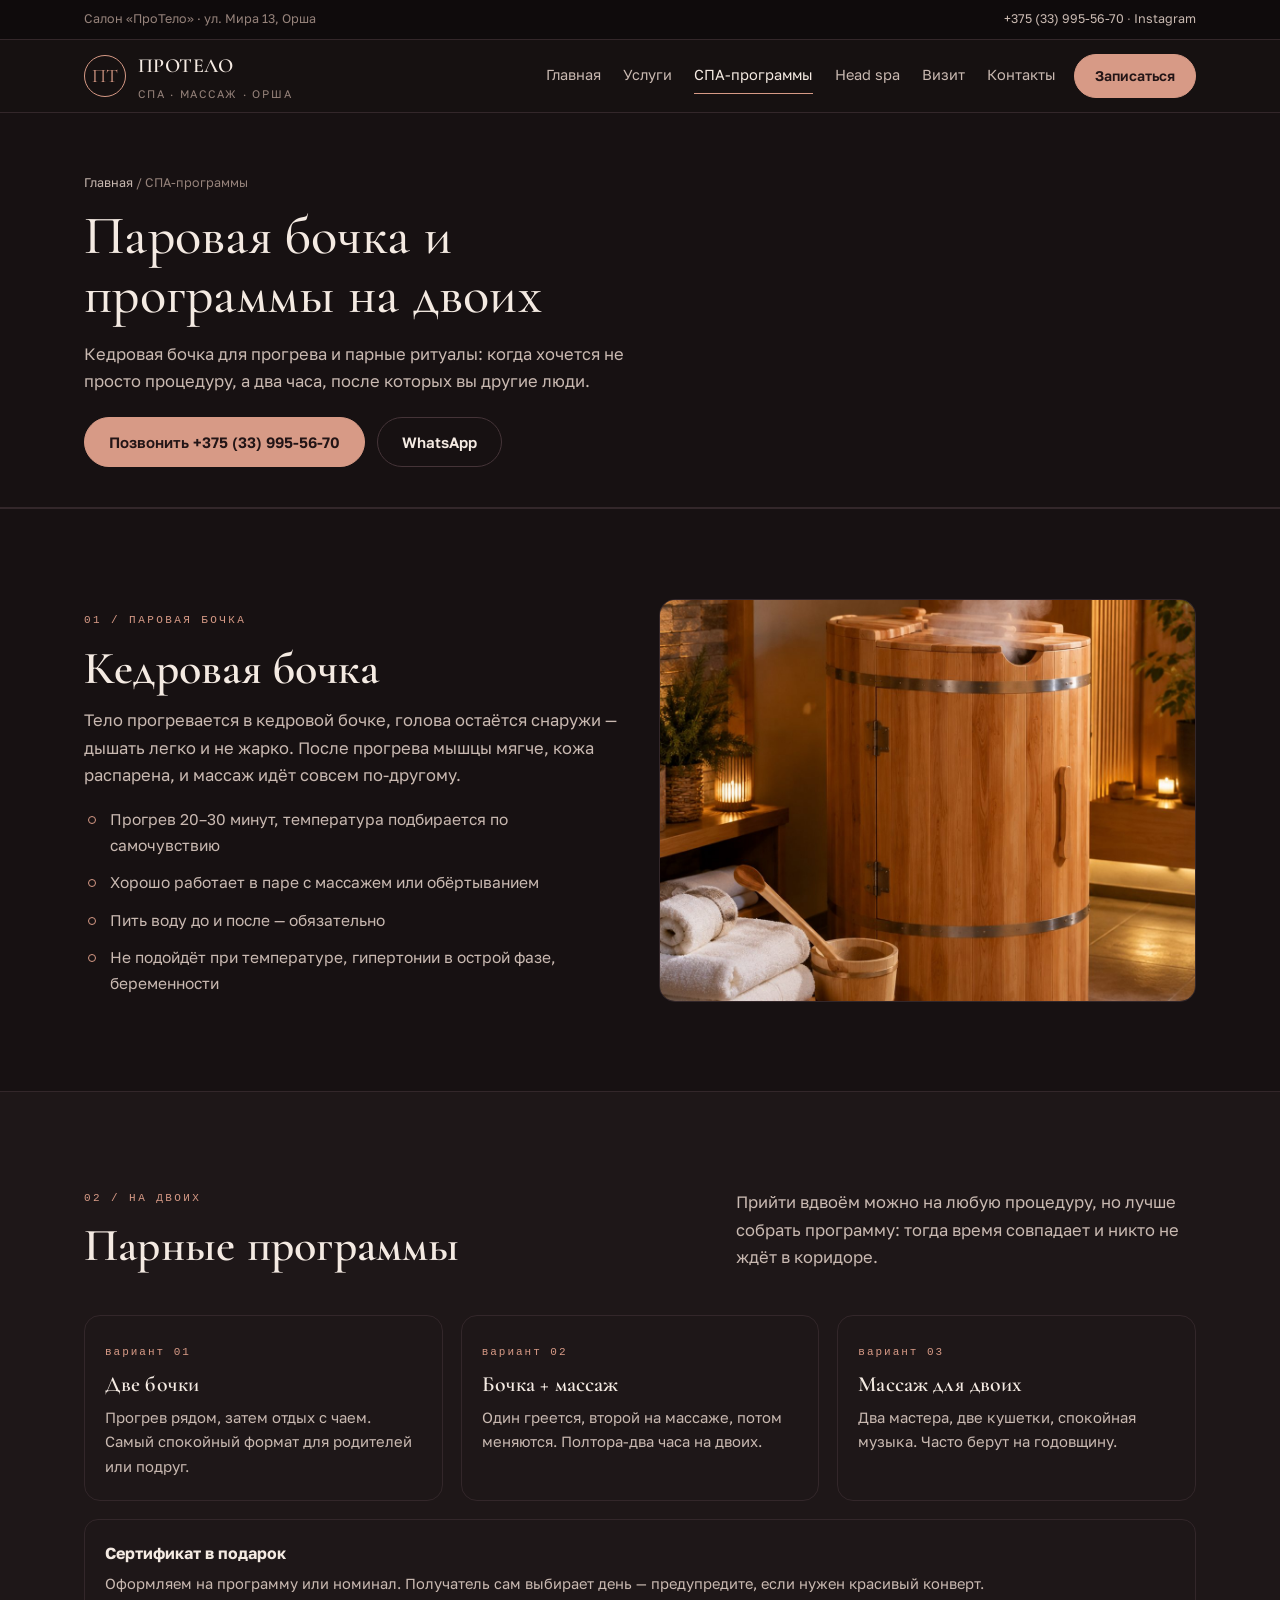
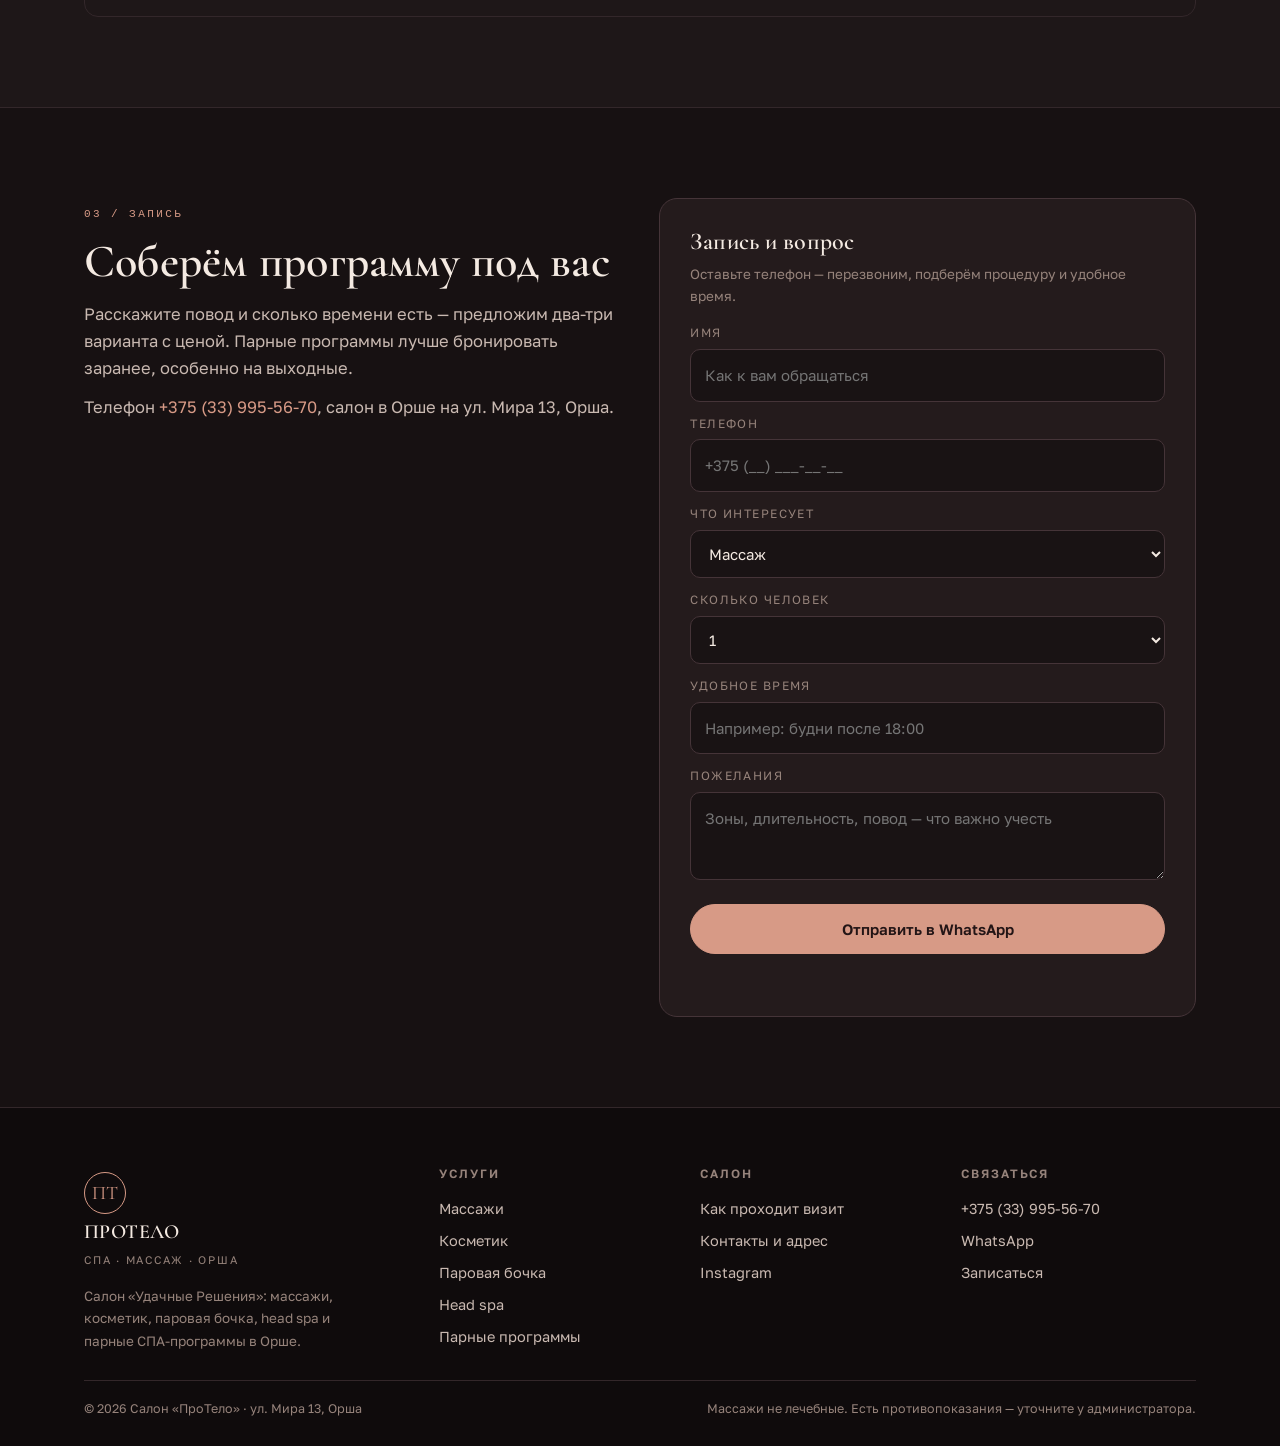
<file: programmy.html>
<!DOCTYPE html><html lang="ru"><head><meta charset="UTF-8"><meta name="viewport" content="width=device-width,initial-scale=1">
<title>СПА-программы и паровая бочка | ПроТело, Орша</title><meta name="description" content="Кедровая паровая бочка и парные СПА-программы на двоих в Орше: варианты, длительность, запись в салон «ПроТело».">
<link rel="icon" href="assets/img/favicon.svg" type="image/svg+xml">
<link rel="preconnect" href="https://fonts.googleapis.com"><link rel="preconnect" href="https://fonts.gstatic.com" crossorigin>
<link href="https://fonts.googleapis.com/css2?family=Cormorant+Garamond:ital,wght@0,400;0,500;0,600;1,400;1,500&family=Golos+Text:wght@400;500;600&display=swap" rel="stylesheet">
<link rel="stylesheet" href="assets/css/site.css"></head><body>
<div class="topbar"><div class="wrap"><span>Салон «ПроТело» · ул. Мира 13, Орша</span><span><a href="tel:+375339955670">+375 (33) 995-56-70</a> · <a href="https://www.instagram.com/protelo_studio_orsha" target="_blank" rel="noopener">Instagram</a></span></div></div>
<header class="hdr"><div class="wrap">
<a class="logo" href="index.html"><i>ПТ</i><span><b>ПроТело</b><span>СПА · массаж · Орша</span></span></a>
<nav class="nav" id="nav"><a href="index.html">Главная</a><a href="uslugi.html">Услуги</a><a href="programmy.html" aria-current="page">СПА-программы</a><a href="headspa.html">Head spa</a><a href="process.html">Визит</a><a href="kontakty.html">Контакты</a></nav>
<a class="btn" href="tel:+375339955670">Записаться</a>
<button class="burger" id="burger" aria-label="Меню" aria-expanded="false"><span></span></button>
</div></header>
<div class="drawer" id="drawer" data-open="false" aria-hidden="true"><div class="drawer__inner">
<div class="drawer__top"><b style="font-family:var(--f-d);font-size:20px;color:var(--ink)">Меню</b><button class="drawer__close" id="drawerClose" aria-label="Закрыть">×</button></div>
<a href="index.html">Главная</a><a href="uslugi.html">Услуги</a><a href="programmy.html">СПА-программы</a><a href="headspa.html">Head spa</a><a href="process.html">Визит</a><a href="kontakty.html">Контакты</a><a class="btn" href="tel:+375339955670">Позвонить +375 (33) 995-56-70</a></div></div>
<section class="phead"><div class="wrap"><div class="crumbs"><a href="index.html">Главная</a> / СПА-программы</div>
<h1>Паровая бочка и программы на двоих</h1><p class="phead__lead">Кедровая бочка для прогрева и парные ритуалы: когда хочется не просто процедуру, а два часа, после которых вы другие люди.</p>
<div class="phead__cta"><a class="btn" href="tel:+375339955670">Позвонить +375 (33) 995-56-70</a><a class="btn btn--ghost" href="https://wa.me/375339955670">WhatsApp</a></div></div></section>
<section class="sec"><div class="wrap"><div class="grid2">
<div><span class="kick">01 / паровая бочка</span><h2 style="margin:12px 0 14px">Кедровая бочка</h2>
<p>Тело прогревается в кедровой бочке, голова остаётся снаружи — дышать легко и не жарко. После прогрева мышцы мягче, кожа распарена, и массаж идёт совсем по-другому.</p>
<ul class="list" style="margin-top:18px">
<li>Прогрев 20–30 минут, температура подбирается по самочувствию</li>
<li>Хорошо работает в паре с массажем или обёртыванием</li>
<li>Пить воду до и после — обязательно</li>
<li>Не подойдёт при температуре, гипертонии в острой фазе, беременности</li>
</ul></div>
<div class="photo"><img src="assets/img/barrel.jpg" alt="Паровая бочка"></div>
</div></div></section>

<section class="sec sec--alt"><div class="wrap">
<div class="shead"><div><span class="kick">02 / на двоих</span><h2>Парные программы</h2></div><p>Прийти вдвоём можно на любую процедуру, но лучше собрать программу: тогда время совпадает и никто не ждёт в коридоре.</p></div>
<div class="grid3">
<article class="svc"><div class="svc__b"><span class="svc__n">вариант 01</span><h3>Две бочки</h3><p>Прогрев рядом, затем отдых с чаем. Самый спокойный формат для родителей или подруг.</p></div></article>
<article class="svc"><div class="svc__b"><span class="svc__n">вариант 02</span><h3>Бочка + массаж</h3><p>Один греется, второй на массаже, потом меняются. Полтора-два часа на двоих.</p></div></article>
<article class="svc"><div class="svc__b"><span class="svc__n">вариант 03</span><h3>Массаж для двоих</h3><p>Два мастера, две кушетки, спокойная музыка. Часто берут на годовщину.</p></div></article>
</div>
<div class="card" style="margin-top:18px"><b>Сертификат в подарок</b><p style="font-size:14.6px">Оформляем на программу или номинал. Получатель сам выбирает день — предупредите, если нужен красивый конверт.</p></div>
</div></section>

<section class="sec"><div class="wrap"><div class="grid2" style="align-items:start">
<div><span class="kick">03 / запись</span><h2 style="margin:12px 0 14px">Соберём программу под вас</h2>
<p>Расскажите повод и сколько времени есть — предложим два-три варианта с ценой. Парные программы лучше бронировать заранее, особенно на выходные.</p>
<p style="margin-top:12px">Телефон <a href="tel:+375339955670" style="color:var(--acc)">+375 (33) 995-56-70</a>, салон в Орше на ул. Мира 13, Орша.</p></div>
<form class="form" data-form="Хочу записаться в салон «ПроТело». Подскажите свободное время." id="zayavka">
<h3>Запись и вопрос</h3>
<p class="fn">Оставьте телефон — перезвоним, подберём процедуру и удобное время.</p>
<div class="form__row">
<div class="fld"><label for="f-name">Имя</label><input id="f-name" name="name" type="text" placeholder="Как к вам обращаться"></div>
<div class="fld"><label for="f-phone">Телефон</label><input id="f-phone" name="phone" type="tel" placeholder="+375 (__) ___-__-__" required></div>
<div class="fld"><label for="f-what">Что интересует</label><select id="f-what" name="what">
<option>Массаж</option><option>Косметик</option><option>Паровая бочка</option><option>Head spa</option><option>Парная СПА-программа</option><option>Подарочный сертификат</option><option>Пока не знаю — подскажите</option></select></div>
<div class="fld"><label for="f-size">Сколько человек</label><select id="f-size" name="size"><option>1</option><option>2</option></select></div>
<div class="fld"><label for="f-when">Удобное время</label><input id="f-when" name="when" type="text" placeholder="Например: будни после 18:00"></div>
<div class="fld"><label for="f-msg">Пожелания</label><textarea id="f-msg" name="message" placeholder="Зоны, длительность, повод — что важно учесть"></textarea></div>
</div>
<button class="btn" type="submit">Отправить в WhatsApp</button>
<div class="formout" role="status"></div>
</form>
</div></div></section>
<footer class="foot"><div class="wrap"><div class="foot__grid">
<div><a class="logo" href="index.html" style="margin:0 0 12px"><i>ПТ</i><span><b>ПроТело</b><span>СПА · массаж · Орша</span></span></a>
<p style="font-size:13.5px;color:var(--mut);max-width:34ch">Салон «Удачные Решения»: массажи, косметик, паровая бочка, head spa и парные СПА-программы в Орше.</p></div>
<div><h4>Услуги</h4><a href="uslugi.html">Массажи</a><a href="uslugi.html#cosmet">Косметик</a><a href="programmy.html">Паровая бочка</a><a href="headspa.html">Head spa</a><a href="programmy.html">Парные программы</a></div>
<div><h4>Салон</h4><a href="process.html">Как проходит визит</a><a href="kontakty.html">Контакты и адрес</a><a href="https://www.instagram.com/protelo_studio_orsha" target="_blank" rel="noopener">Instagram</a></div>
<div><h4>Связаться</h4><a href="tel:+375339955670">+375 (33) 995-56-70</a><a href="https://wa.me/375339955670">WhatsApp</a><a href="kontakty.html">Записаться</a></div>
</div><div class="foot__bot"><span>© 2026 Салон «ПроТело» · ул. Мира 13, Орша</span><span>Массажи не лечебные. Есть противопоказания — уточните у администратора.</span></div></div></footer>
<div class="fbar"><a href="tel:+375339955670">Позвонить</a><a href="https://wa.me/375339955670">WhatsApp</a></div>
<script src="assets/js/main.js"></script></body></html>
</file>
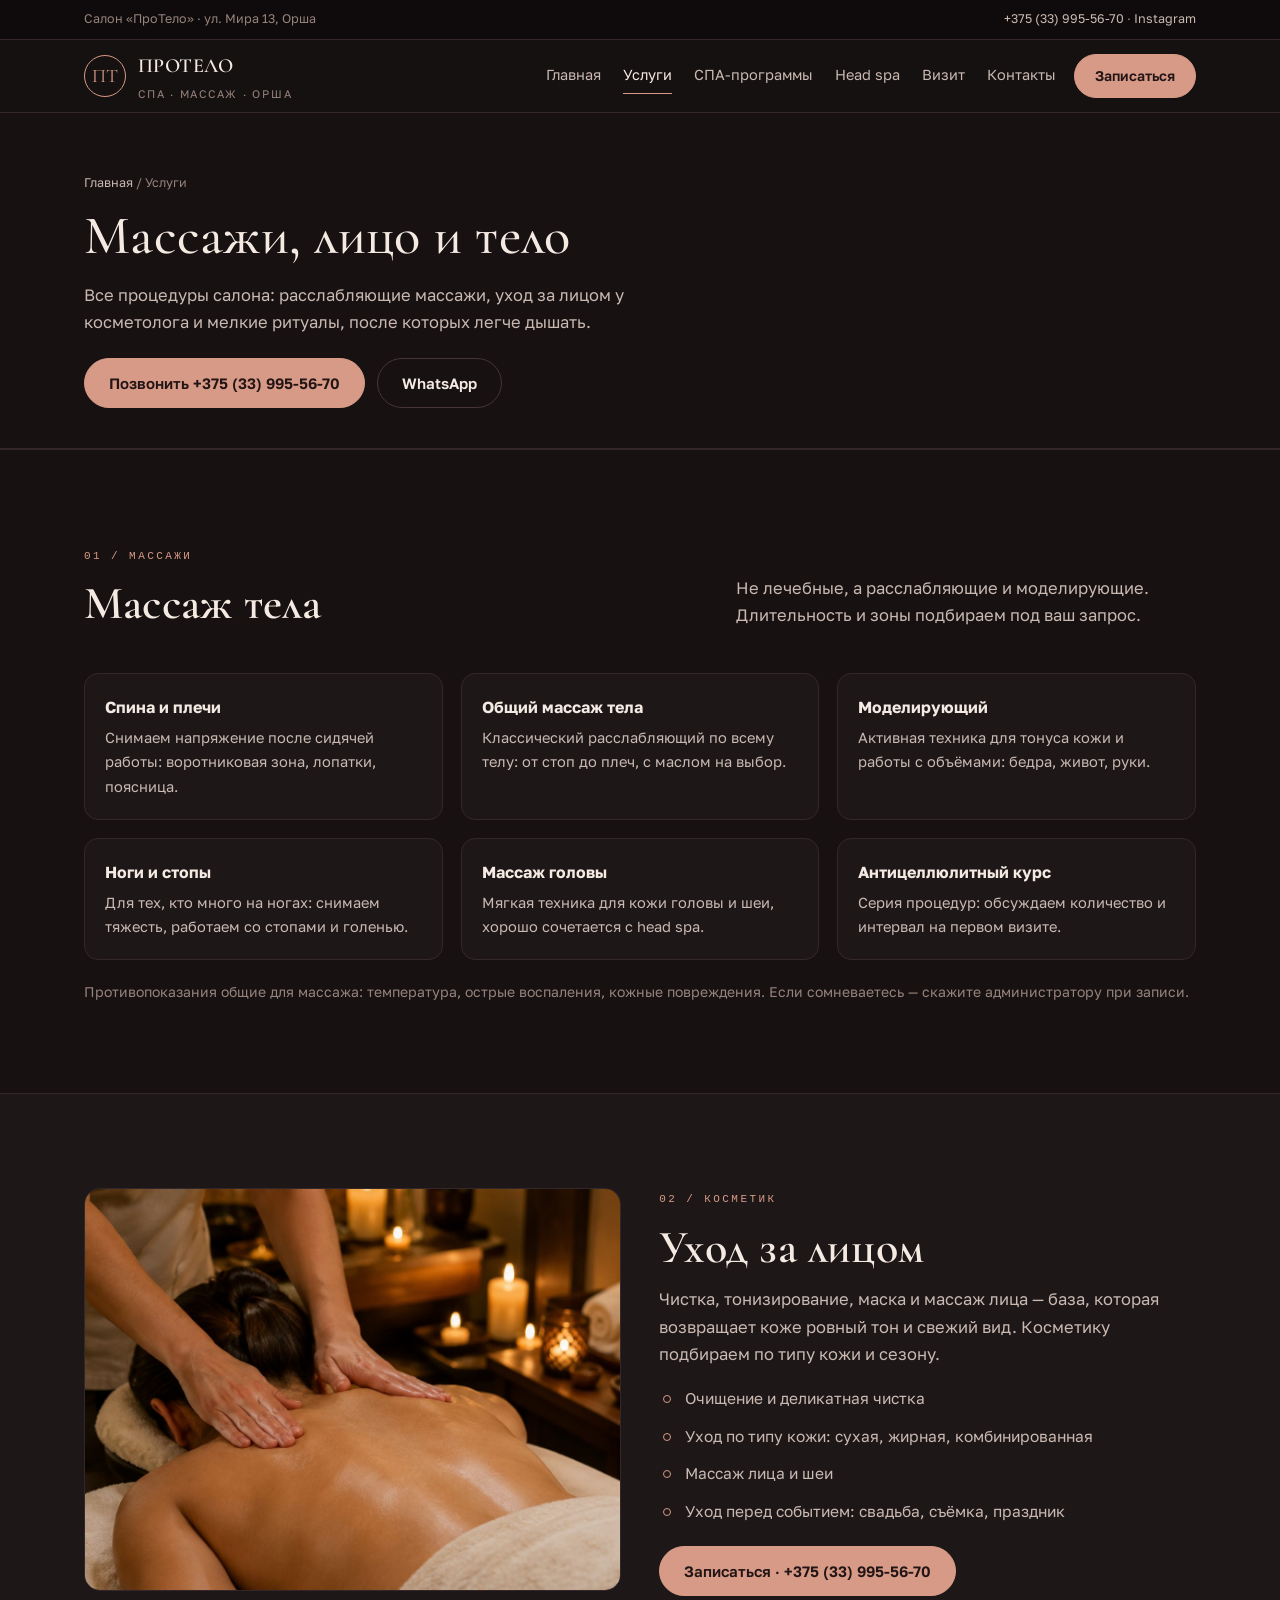
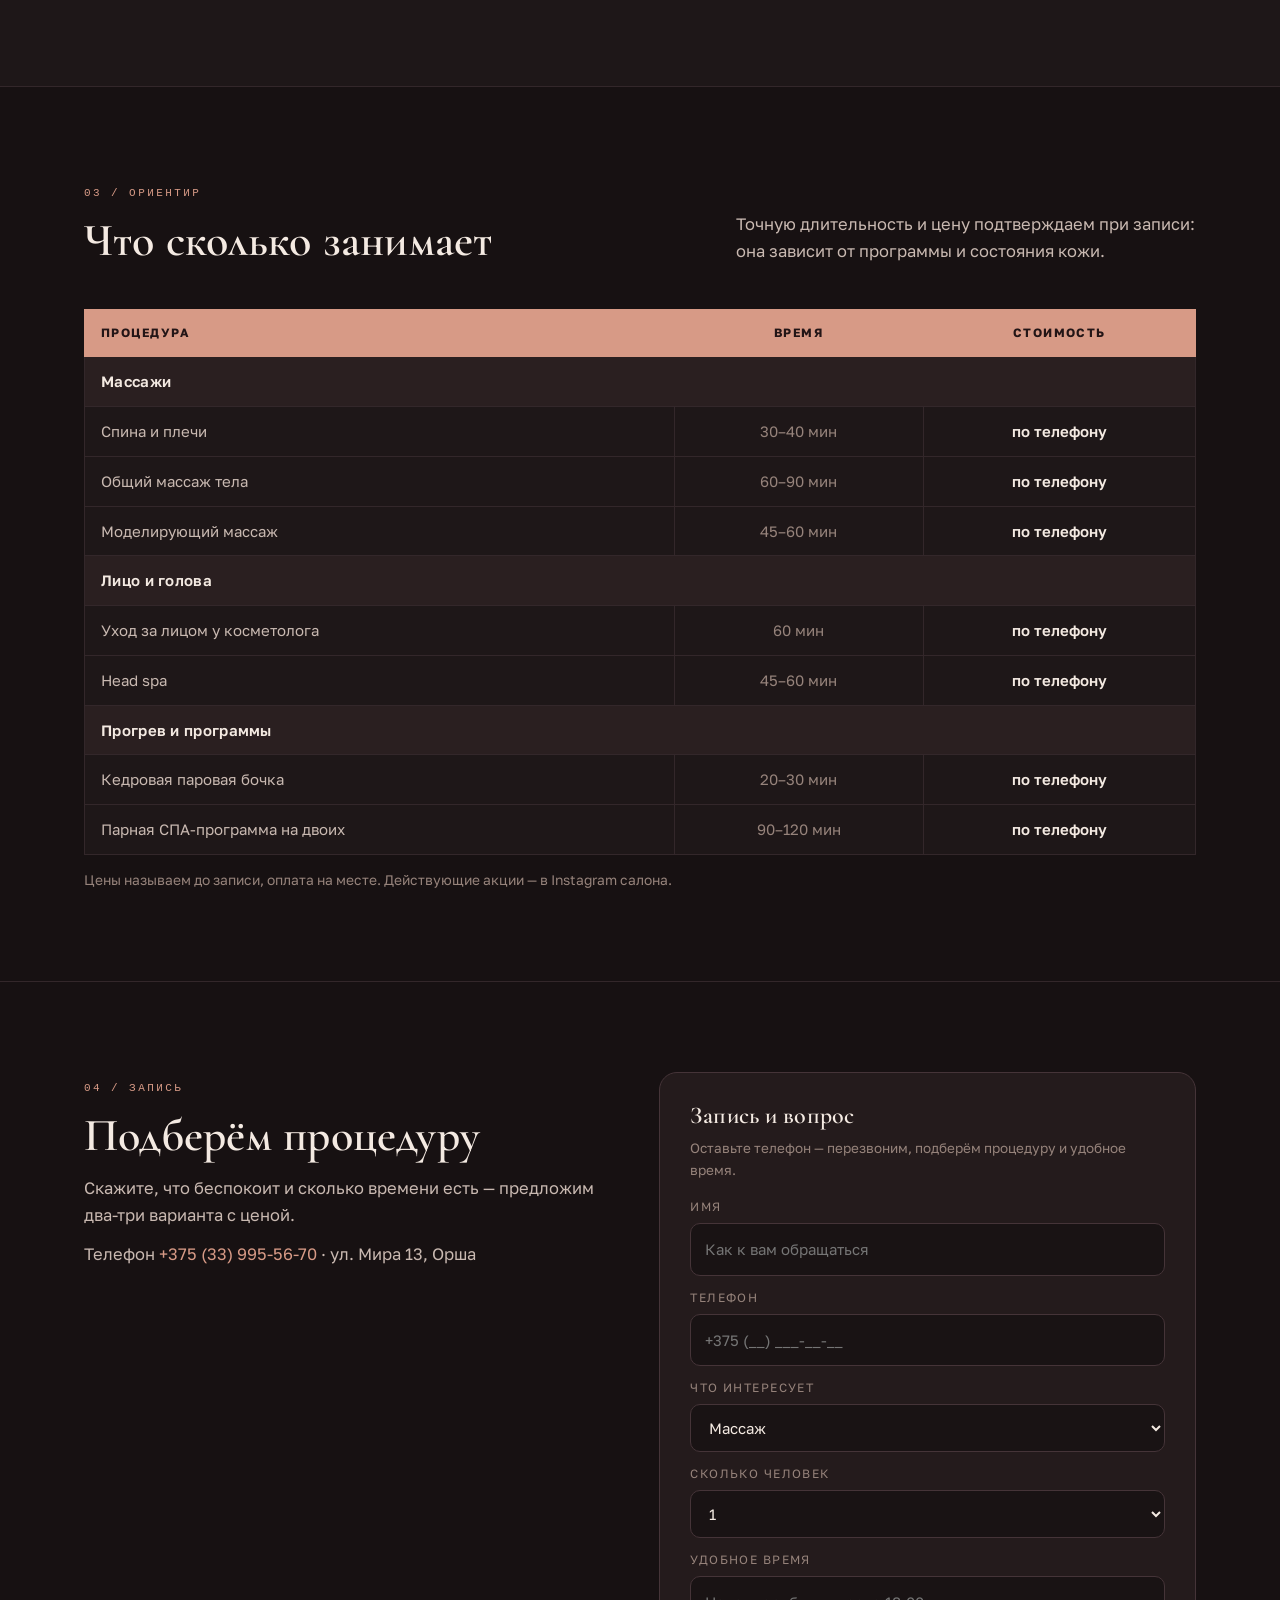
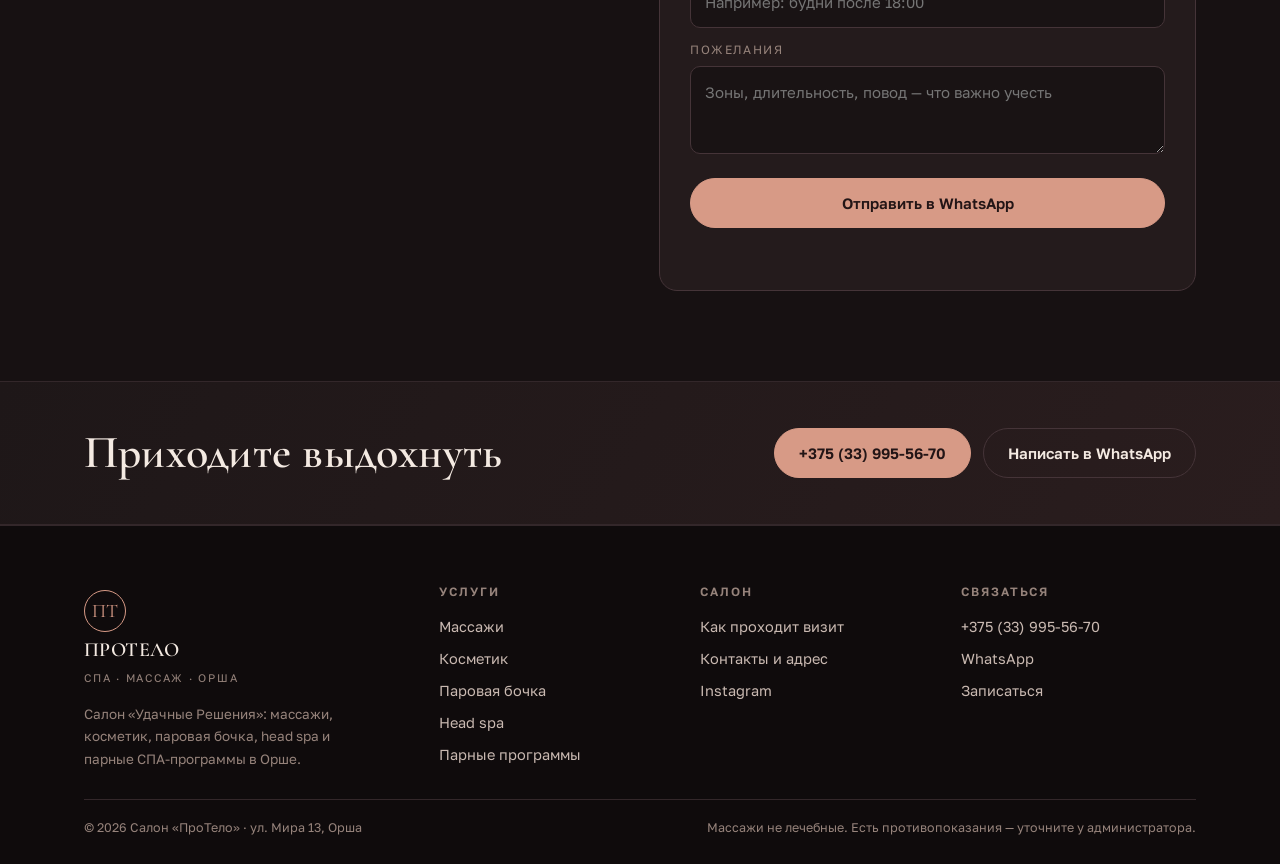
<file: uslugi.html>
<!DOCTYPE html><html lang="ru"><head><meta charset="UTF-8"><meta name="viewport" content="width=device-width,initial-scale=1">
<title>Услуги — массажи, косметик, уход | ПроТело, Орша</title><meta name="description" content="Массажи (кроме лечебных), уход за лицом у косметолога, массаж головы: что входит, сколько длится, как записаться в салон «ПроТело» в Орше.">
<link rel="icon" href="assets/img/favicon.svg" type="image/svg+xml">
<link rel="preconnect" href="https://fonts.googleapis.com"><link rel="preconnect" href="https://fonts.gstatic.com" crossorigin>
<link href="https://fonts.googleapis.com/css2?family=Cormorant+Garamond:ital,wght@0,400;0,500;0,600;1,400;1,500&family=Golos+Text:wght@400;500;600&display=swap" rel="stylesheet">
<link rel="stylesheet" href="assets/css/site.css"></head><body>
<div class="topbar"><div class="wrap"><span>Салон «ПроТело» · ул. Мира 13, Орша</span><span><a href="tel:+375339955670">+375 (33) 995-56-70</a> · <a href="https://www.instagram.com/protelo_studio_orsha" target="_blank" rel="noopener">Instagram</a></span></div></div>
<header class="hdr"><div class="wrap">
<a class="logo" href="index.html"><i>ПТ</i><span><b>ПроТело</b><span>СПА · массаж · Орша</span></span></a>
<nav class="nav" id="nav"><a href="index.html">Главная</a><a href="uslugi.html" aria-current="page">Услуги</a><a href="programmy.html">СПА-программы</a><a href="headspa.html">Head spa</a><a href="process.html">Визит</a><a href="kontakty.html">Контакты</a></nav>
<a class="btn" href="tel:+375339955670">Записаться</a>
<button class="burger" id="burger" aria-label="Меню" aria-expanded="false"><span></span></button>
</div></header>
<div class="drawer" id="drawer" data-open="false" aria-hidden="true"><div class="drawer__inner">
<div class="drawer__top"><b style="font-family:var(--f-d);font-size:20px;color:var(--ink)">Меню</b><button class="drawer__close" id="drawerClose" aria-label="Закрыть">×</button></div>
<a href="index.html">Главная</a><a href="uslugi.html">Услуги</a><a href="programmy.html">СПА-программы</a><a href="headspa.html">Head spa</a><a href="process.html">Визит</a><a href="kontakty.html">Контакты</a><a class="btn" href="tel:+375339955670">Позвонить +375 (33) 995-56-70</a></div></div>
<section class="phead"><div class="wrap"><div class="crumbs"><a href="index.html">Главная</a> / Услуги</div>
<h1>Массажи, лицо и тело</h1><p class="phead__lead">Все процедуры салона: расслабляющие массажи, уход за лицом у косметолога и мелкие ритуалы, после которых легче дышать.</p>
<div class="phead__cta"><a class="btn" href="tel:+375339955670">Позвонить +375 (33) 995-56-70</a><a class="btn btn--ghost" href="https://wa.me/375339955670">WhatsApp</a></div></div></section>
<section class="sec"><div class="wrap">
<div class="shead"><div><span class="kick">01 / массажи</span><h2>Массаж тела</h2></div><p>Не лечебные, а расслабляющие и моделирующие. Длительность и зоны подбираем под ваш запрос.</p></div>
<div class="grid3">
<article class="card"><b>Спина и плечи</b><p style="font-size:14.6px">Снимаем напряжение после сидячей работы: воротниковая зона, лопатки, поясница.</p></article>
<article class="card"><b>Общий массаж тела</b><p style="font-size:14.6px">Классический расслабляющий по всему телу: от стоп до плеч, с маслом на выбор.</p></article>
<article class="card"><b>Моделирующий</b><p style="font-size:14.6px">Активная техника для тонуса кожи и работы с объёмами: бедра, живот, руки.</p></article>
<article class="card"><b>Ноги и стопы</b><p style="font-size:14.6px">Для тех, кто много на ногах: снимаем тяжесть, работаем со стопами и голенью.</p></article>
<article class="card"><b>Массаж головы</b><p style="font-size:14.6px">Мягкая техника для кожи головы и шеи, хорошо сочетается с head spa.</p></article>
<article class="card"><b>Антицеллюлитный курс</b><p style="font-size:14.6px">Серия процедур: обсуждаем количество и интервал на первом визите.</p></article>
</div>
<p style="margin-top:20px;font-size:14px;color:var(--mut)">Противопоказания общие для массажа: температура, острые воспаления, кожные повреждения. Если сомневаетесь — скажите администратору при записи.</p>
</div></section>

<section class="sec sec--alt" id="cosmet"><div class="wrap"><div class="grid2">
<div class="photo"><img src="assets/img/massage.jpg" alt="Уход за лицом"></div>
<div><span class="kick">02 / косметик</span><h2 style="margin:12px 0 14px">Уход за лицом</h2>
<p>Чистка, тонизирование, маска и массаж лица — база, которая возвращает коже ровный тон и свежий вид. Косметику подбираем по типу кожи и сезону.</p>
<ul class="list" style="margin-top:18px">
<li>Очищение и деликатная чистка</li>
<li>Уход по типу кожи: сухая, жирная, комбинированная</li>
<li>Массаж лица и шеи</li>
<li>Уход перед событием: свадьба, съёмка, праздник</li>
</ul>
<a class="btn" style="margin-top:22px" href="tel:+375339955670">Записаться · +375 (33) 995-56-70</a></div>
</div></div></section>

<section class="sec"><div class="wrap">
<div class="shead"><div><span class="kick">03 / ориентир</span><h2>Что сколько занимает</h2></div><p>Точную длительность и цену подтверждаем при записи: она зависит от программы и состояния кожи.</p></div>
<div class="tblwrap"><table class="tbl"><tbody>
<tr><th>Процедура</th><th>Время</th><th>Стоимость</th></tr>
<tr class="grp"><td colspan="3">Массажи</td></tr>
<tr><td>Спина и плечи</td><td>30–40 мин</td><td>по телефону</td></tr>
<tr><td>Общий массаж тела</td><td>60–90 мин</td><td>по телефону</td></tr>
<tr><td>Моделирующий массаж</td><td>45–60 мин</td><td>по телефону</td></tr>
<tr class="grp"><td colspan="3">Лицо и голова</td></tr>
<tr><td>Уход за лицом у косметолога</td><td>60 мин</td><td>по телефону</td></tr>
<tr><td>Head spa</td><td>45–60 мин</td><td>по телефону</td></tr>
<tr class="grp"><td colspan="3">Прогрев и программы</td></tr>
<tr><td>Кедровая паровая бочка</td><td>20–30 мин</td><td>по телефону</td></tr>
<tr><td>Парная СПА-программа на двоих</td><td>90–120 мин</td><td>по телефону</td></tr>
</tbody></table></div>
<p style="margin-top:14px;font-size:13.8px;color:var(--mut)">Цены называем до записи, оплата на месте. Действующие акции — в Instagram салона.</p>
</div></section>
<section class="sec"><div class="wrap"><div class="grid2" style="align-items:start">
<div><span class="kick">04 / запись</span><h2 style="margin:12px 0 14px">Подберём процедуру</h2><p>Скажите, что беспокоит и сколько времени есть — предложим два-три варианта с ценой.</p>
<p style="margin-top:12px">Телефон <a href="tel:+375339955670" style="color:var(--acc)">+375 (33) 995-56-70</a> · ул. Мира 13, Орша</p></div>
<form class="form" data-form="Хочу записаться в салон «ПроТело». Подскажите свободное время." id="zayavka">
<h3>Запись и вопрос</h3>
<p class="fn">Оставьте телефон — перезвоним, подберём процедуру и удобное время.</p>
<div class="form__row">
<div class="fld"><label for="f-name">Имя</label><input id="f-name" name="name" type="text" placeholder="Как к вам обращаться"></div>
<div class="fld"><label for="f-phone">Телефон</label><input id="f-phone" name="phone" type="tel" placeholder="+375 (__) ___-__-__" required></div>
<div class="fld"><label for="f-what">Что интересует</label><select id="f-what" name="what">
<option>Массаж</option><option>Косметик</option><option>Паровая бочка</option><option>Head spa</option><option>Парная СПА-программа</option><option>Подарочный сертификат</option><option>Пока не знаю — подскажите</option></select></div>
<div class="fld"><label for="f-size">Сколько человек</label><select id="f-size" name="size"><option>1</option><option>2</option></select></div>
<div class="fld"><label for="f-when">Удобное время</label><input id="f-when" name="when" type="text" placeholder="Например: будни после 18:00"></div>
<div class="fld"><label for="f-msg">Пожелания</label><textarea id="f-msg" name="message" placeholder="Зоны, длительность, повод — что важно учесть"></textarea></div>
</div>
<button class="btn" type="submit">Отправить в WhatsApp</button>
<div class="formout" role="status"></div>
</form>
</div></div></section><section class="cta"><div class="wrap"><h2>Приходите выдохнуть</h2>
<div class="cta__b"><a class="btn" href="tel:+375339955670">+375 (33) 995-56-70</a><a class="btn btn--ghost" href="https://wa.me/375339955670">Написать в WhatsApp</a></div></div></section><footer class="foot"><div class="wrap"><div class="foot__grid">
<div><a class="logo" href="index.html" style="margin:0 0 12px"><i>ПТ</i><span><b>ПроТело</b><span>СПА · массаж · Орша</span></span></a>
<p style="font-size:13.5px;color:var(--mut);max-width:34ch">Салон «Удачные Решения»: массажи, косметик, паровая бочка, head spa и парные СПА-программы в Орше.</p></div>
<div><h4>Услуги</h4><a href="uslugi.html">Массажи</a><a href="uslugi.html#cosmet">Косметик</a><a href="programmy.html">Паровая бочка</a><a href="headspa.html">Head spa</a><a href="programmy.html">Парные программы</a></div>
<div><h4>Салон</h4><a href="process.html">Как проходит визит</a><a href="kontakty.html">Контакты и адрес</a><a href="https://www.instagram.com/protelo_studio_orsha" target="_blank" rel="noopener">Instagram</a></div>
<div><h4>Связаться</h4><a href="tel:+375339955670">+375 (33) 995-56-70</a><a href="https://wa.me/375339955670">WhatsApp</a><a href="kontakty.html">Записаться</a></div>
</div><div class="foot__bot"><span>© 2026 Салон «ПроТело» · ул. Мира 13, Орша</span><span>Массажи не лечебные. Есть противопоказания — уточните у администратора.</span></div></div></footer>
<div class="fbar"><a href="tel:+375339955670">Позвонить</a><a href="https://wa.me/375339955670">WhatsApp</a></div>
<script src="assets/js/main.js"></script></body></html>
</file>
<file: assets/css/site.css>
:root{--bg:#171112;--panel:#1E1718;--panel2:#241B1C;--ink:#F4EAE2;--body:#C9B9B1;--mut:#96837B;--line:#33272A;--line2:#453438;--acc:#D79A86;--acc2:#B9785F;--f-d:"Cormorant Garamond",Georgia,serif;--f-t:"Golos Text",system-ui,sans-serif;--wrap:1180px}
*,*::before,*::after{box-sizing:border-box}
html{scroll-behavior:smooth;-webkit-text-size-adjust:100%}
body{margin:0;background:var(--bg);color:var(--body);font:400 16.5px/1.65 var(--f-t);-webkit-font-smoothing:antialiased;overflow-x:hidden}
img{display:block;max-width:100%}a{color:inherit;text-decoration:none}button{font:inherit;cursor:pointer}
h1,h2,h3,h4{margin:0;font-family:var(--f-d);font-weight:600;line-height:1.08;letter-spacing:.005em;color:var(--ink)}
h1{font-size:clamp(2.5rem,6vw,4.6rem);font-weight:500}
h2{font-size:clamp(1.9rem,3.6vw,3rem)}
h3{font-size:clamp(1.2rem,1.7vw,1.45rem)}
p{margin:0}
.wrap{width:100%;max-width:var(--wrap);margin:0 auto;padding:0 clamp(16px,3.4vw,34px)}
.mono{font-family:ui-monospace,Menlo,monospace;font-size:11px;letter-spacing:.2em;text-transform:uppercase;color:var(--mut)}
.kick{display:inline-block;font-family:ui-monospace,Menlo,monospace;font-size:11px;letter-spacing:.22em;text-transform:uppercase;color:var(--acc)}
/* header */
.topbar{background:#0F0B0C;border-bottom:1px solid var(--line);font-size:12.5px;color:var(--mut)}
.topbar .wrap{display:flex;justify-content:space-between;gap:14px;padding-top:9px;padding-bottom:9px;flex-wrap:wrap}
.topbar a{color:var(--body)}
.hdr{position:sticky;top:0;z-index:50;background:rgba(23,17,18,.94);backdrop-filter:blur(10px);border-bottom:1px solid var(--line)}
.hdr .wrap{display:flex;align-items:center;gap:18px;min-height:72px}
.logo{display:flex;align-items:center;gap:12px;margin-right:auto}
.logo i{width:42px;height:42px;border:1px solid var(--acc);border-radius:50%;display:grid;place-items:center;flex:none;font-family:var(--f-d);font-size:19px;color:var(--acc);font-style:normal}
.logo b{display:block;font-family:var(--f-d);font-size:20px;font-weight:600;color:var(--ink);letter-spacing:.02em}
.logo span{display:block;font-size:11px;letter-spacing:.16em;text-transform:uppercase;color:var(--mut);margin-top:2px}
.nav{display:flex;gap:22px;font-size:14.5px}
.nav a{color:var(--body);padding:6px 0;border-bottom:1px solid transparent}
.nav a:hover,.nav a[aria-current]{color:var(--ink);border-color:var(--acc)}
.burger{display:none;width:44px;height:44px;background:none;border:1px solid var(--line2);border-radius:8px;position:relative}
.burger span,.burger span::before,.burger span::after{position:absolute;left:11px;right:11px;height:1.5px;background:var(--ink);content:""}
.burger span{top:21px}.burger span::before{top:-6px}.burger span::after{top:6px}
.btn{display:inline-flex;align-items:center;justify-content:center;gap:8px;min-height:50px;padding:0 24px;border-radius:999px;background:var(--acc);color:#231516;border:1px solid var(--acc);font-weight:600;font-size:15px;transition:.2s}
.btn:hover{background:var(--acc2);border-color:var(--acc2);color:#fff}
.btn--ghost{background:transparent;color:var(--ink);border-color:var(--line2)}
.btn--ghost:hover{background:rgba(215,154,134,.12);border-color:var(--acc);color:var(--ink)}
.hdr .btn{min-height:44px;padding:0 20px;font-size:14px}
/* hero */
.hero{position:relative;overflow:hidden;isolation:isolate}
.hero__bg{position:absolute;inset:0;z-index:-2}
.hero__bg img{width:100%;height:100%;object-fit:cover;filter:brightness(.62) saturate(.95)}
.hero::after{content:"";position:absolute;inset:0;z-index:-1;background:linear-gradient(95deg,rgba(23,17,18,.96) 0%,rgba(23,17,18,.86) 45%,rgba(23,17,18,.42) 100%)}
.hero__in{padding:clamp(58px,9vw,110px) 0 clamp(40px,6vw,64px)}
.hero h1{max-width:17ch;margin-top:18px}
.hero h1 em{font-style:italic;color:var(--acc)}
.hero__lead{margin-top:22px;max-width:50ch;font-size:clamp(1rem,1.3vw,1.12rem);color:#DCCCC4}
.hero__cta{display:flex;gap:12px;flex-wrap:wrap;margin-top:30px}
.facts{display:grid;grid-template-columns:repeat(4,1fr);gap:1px;background:var(--line);border:1px solid var(--line);margin-top:clamp(34px,5vw,54px)}
.facts div{background:rgba(20,14,15,.72);padding:16px 18px}
.facts b{display:block;font-family:var(--f-d);font-size:22px;color:var(--ink);font-weight:600}
.facts span{display:block;font-size:12.5px;color:var(--mut);margin-top:4px}
/* sections */
.sec{padding:clamp(52px,7vw,96px) 0;border-top:1px solid var(--line)}
.sec--alt{background:var(--panel)}
.shead{display:grid;grid-template-columns:1fr 1fr;gap:clamp(18px,4vw,54px);align-items:end;margin-bottom:clamp(26px,3.6vw,44px)}
.shead h2{margin-top:12px}
.shead p{max-width:46ch;justify-self:end}
.grid2{display:grid;grid-template-columns:1fr 1fr;gap:clamp(20px,3vw,40px);align-items:center}
.grid3{display:grid;grid-template-columns:repeat(3,1fr);gap:18px}
.svc{background:var(--panel);border:1px solid var(--line);border-radius:16px;overflow:hidden;display:flex;flex-direction:column;transition:.22s}
.svc:hover{border-color:var(--line2);transform:translateY(-2px)}
.svc img{aspect-ratio:16/10;object-fit:cover;width:100%}
.svc__b{padding:20px 20px 22px}
.svc__n{font-family:ui-monospace,Menlo,monospace;font-size:11px;letter-spacing:.18em;color:var(--acc)}
.svc h3{margin:10px 0 8px}
.svc p{font-size:14.8px;color:var(--body)}
.svc__m{display:inline-block;margin-top:14px;font-size:13.5px;color:var(--acc);border-bottom:1px solid rgba(215,154,134,.4);padding-bottom:2px}
.list{display:grid;gap:12px;margin:0;padding:0;list-style:none}
.list li{position:relative;padding-left:26px;font-size:15.5px}
.list li::before{content:"";position:absolute;left:4px;top:9px;width:8px;height:8px;border:1px solid var(--acc);border-radius:50%}
.steps{display:grid;grid-template-columns:repeat(4,1fr);gap:1px;background:var(--line);border:1px solid var(--line)}
.steps div{background:var(--panel);padding:22px 20px}
.steps b{display:block;font-family:var(--f-d);font-size:26px;color:var(--acc);font-weight:600}
.steps h3{font-size:16px;margin:8px 0 6px;font-family:var(--f-t);font-weight:600;color:var(--ink)}
.steps p{font-size:14px;color:var(--mut)}
.photo{border-radius:16px;overflow:hidden;border:1px solid var(--line)}
.photo img{width:100%;height:100%;object-fit:cover;aspect-ratio:4/3}
.faq{display:grid;gap:10px;max-width:900px}
.faq__i{background:var(--panel);border:1px solid var(--line);border-radius:12px;overflow:hidden}
.faq__q{display:flex;justify-content:space-between;gap:16px;align-items:center;width:100%;background:none;border:0;color:var(--ink);font-family:var(--f-t);font-weight:600;font-size:15.5px;text-align:left;padding:17px 20px}
.faq__q::after{content:"+";color:var(--acc);font-size:20px;line-height:1}
.faq__i[data-open="true"] .faq__q::after{content:"–"}
.faq__a{display:none;padding:0 20px 18px;font-size:14.8px;color:var(--body)}
.faq__i[data-open="true"] .faq__a{display:block}
/* form */
.form{background:var(--panel2);border:1px solid var(--line2);border-radius:18px;padding:clamp(20px,3vw,30px)}
.form h3{font-family:var(--f-d);font-size:24px}
.form p.fn{font-size:13.5px;color:var(--mut);margin-top:8px}
.form__row{display:grid;gap:12px;margin-top:16px}
.fld label{display:block;font-size:12px;letter-spacing:.12em;text-transform:uppercase;color:var(--mut);margin-bottom:6px}
.fld input,.fld select,.fld textarea{width:100%;background:#191314;border:1px solid var(--line2);border-radius:10px;color:var(--ink);padding:13px 14px;font:inherit;font-size:15px}
.fld input:focus,.fld select:focus,.fld textarea:focus{outline:none;border-color:var(--acc)}
.fld textarea{min-height:88px;resize:vertical}
.form button{margin-top:16px;width:100%}
.formout{margin-top:12px;font-size:13.5px;color:#8FD6A8;min-height:20px}
.cta{background:linear-gradient(120deg,#1E1718,#2A1D1E);border-top:1px solid var(--line);border-bottom:1px solid var(--line)}
.cta .wrap{display:flex;justify-content:space-between;align-items:center;gap:24px;flex-wrap:wrap;padding-top:clamp(30px,4vw,46px);padding-bottom:clamp(30px,4vw,46px)}
.cta h2{max-width:22ch}
.cta__b{display:flex;gap:12px;flex-wrap:wrap}
/* page head */
.phead{padding:clamp(34px,5vw,60px) 0 clamp(26px,3.4vw,40px);border-bottom:1px solid var(--line)}
.crumbs{font-size:12.5px;color:var(--mut)}
.crumbs a{color:var(--body)}
.phead h1{margin-top:14px;max-width:20ch;font-size:clamp(2rem,4.4vw,3.4rem)}
.phead__lead{margin-top:16px;max-width:56ch}
.phead__cta{display:flex;gap:12px;flex-wrap:wrap;margin-top:22px}
/* table */
.tbl{width:100%;border-collapse:collapse;font-size:15px;background:var(--panel);border:1px solid var(--line)}
.tbl th{background:var(--acc);color:#231516;text-align:left;padding:13px 16px;font-size:12px;letter-spacing:.12em;text-transform:uppercase;border:1px solid var(--acc)}
.tbl th:nth-child(2),.tbl th:nth-child(3){text-align:center;white-space:nowrap}
.tbl td{padding:12px 16px;border:1px solid var(--line);vertical-align:top}
.tbl td:nth-child(2),.tbl td:nth-child(3){text-align:center;white-space:nowrap;color:var(--mut)}
.tbl td:last-child{color:var(--ink);font-weight:600}
.tbl tr.grp td{background:#2A1F20;color:var(--ink);font-weight:600;letter-spacing:.02em}
.tblwrap{overflow-x:auto;margin-top:22px}
.tblwrap .tbl{min-width:560px}
/* contacts */
.cards{display:grid;grid-template-columns:repeat(3,1fr);gap:16px}
.card{background:var(--panel);border:1px solid var(--line);border-radius:14px;padding:20px}
.card b{display:block;color:var(--ink);font-size:16px;margin-bottom:6px}
.card a{color:var(--acc)}
.map{margin-top:22px;border:1px solid var(--line);border-radius:14px;overflow:hidden;filter:grayscale(.4) brightness(.85)}
.map iframe{display:block;width:100%;height:340px;border:0}
/* footer */
.foot{background:#0F0B0C;border-top:1px solid var(--line);padding:clamp(38px,5vw,60px) 0 26px;font-size:14.5px}
.foot__grid{display:grid;grid-template-columns:1.4fr 1fr 1fr 1fr;gap:26px}
.foot h4{font-size:12px;letter-spacing:.16em;text-transform:uppercase;color:var(--mut);font-family:var(--f-t);font-weight:600;margin-bottom:12px}
.foot a{display:block;color:var(--body);padding:4px 0}
.foot a:hover{color:var(--acc)}
.foot__bot{margin-top:28px;padding-top:18px;border-top:1px solid var(--line);font-size:12.5px;color:var(--mut);display:flex;justify-content:space-between;gap:14px;flex-wrap:wrap}
.fbar{display:none}
/* drawer */
.drawer{position:fixed;inset:0;z-index:100;background:rgba(10,7,8,.72);display:none}
.drawer[data-open="true"]{display:block}
.drawer__inner{position:absolute;right:0;top:0;bottom:0;width:min(88vw,340px);background:var(--panel);border-left:1px solid var(--line2);padding:22px;display:flex;flex-direction:column;gap:6px}
.drawer__top{display:flex;justify-content:space-between;align-items:center;margin-bottom:14px}
.drawer__close{background:none;border:1px solid var(--line2);color:var(--ink);width:38px;height:38px;border-radius:8px;font-size:18px}
.drawer a{padding:11px 0;border-bottom:1px solid var(--line);color:var(--ink);font-size:16px}
.drawer .btn{margin-top:16px}
@media(max-width:900px){
 .nav{display:none}.burger{display:block}
 .shead,.grid2,.grid3,.cards,.foot__grid{grid-template-columns:1fr}
 .facts{grid-template-columns:1fr 1fr}
 .steps{grid-template-columns:1fr 1fr}
 .shead p{justify-self:start}
 .fbar{display:grid;grid-template-columns:1fr 1fr;position:fixed;left:0;right:0;bottom:0;z-index:60;background:rgba(15,11,12,.97);border-top:1px solid var(--line2);gap:1px}
 .fbar a{padding:15px 10px;text-align:center;font-size:14px;font-weight:600;color:var(--ink)}
 .fbar a:first-child{background:var(--acc);color:#231516}
 body{padding-bottom:56px}
}
@media(max-width:520px){.facts{grid-template-columns:1fr}.steps{grid-template-columns:1fr}.cta .wrap{flex-direction:column;align-items:flex-start}}
</file>
